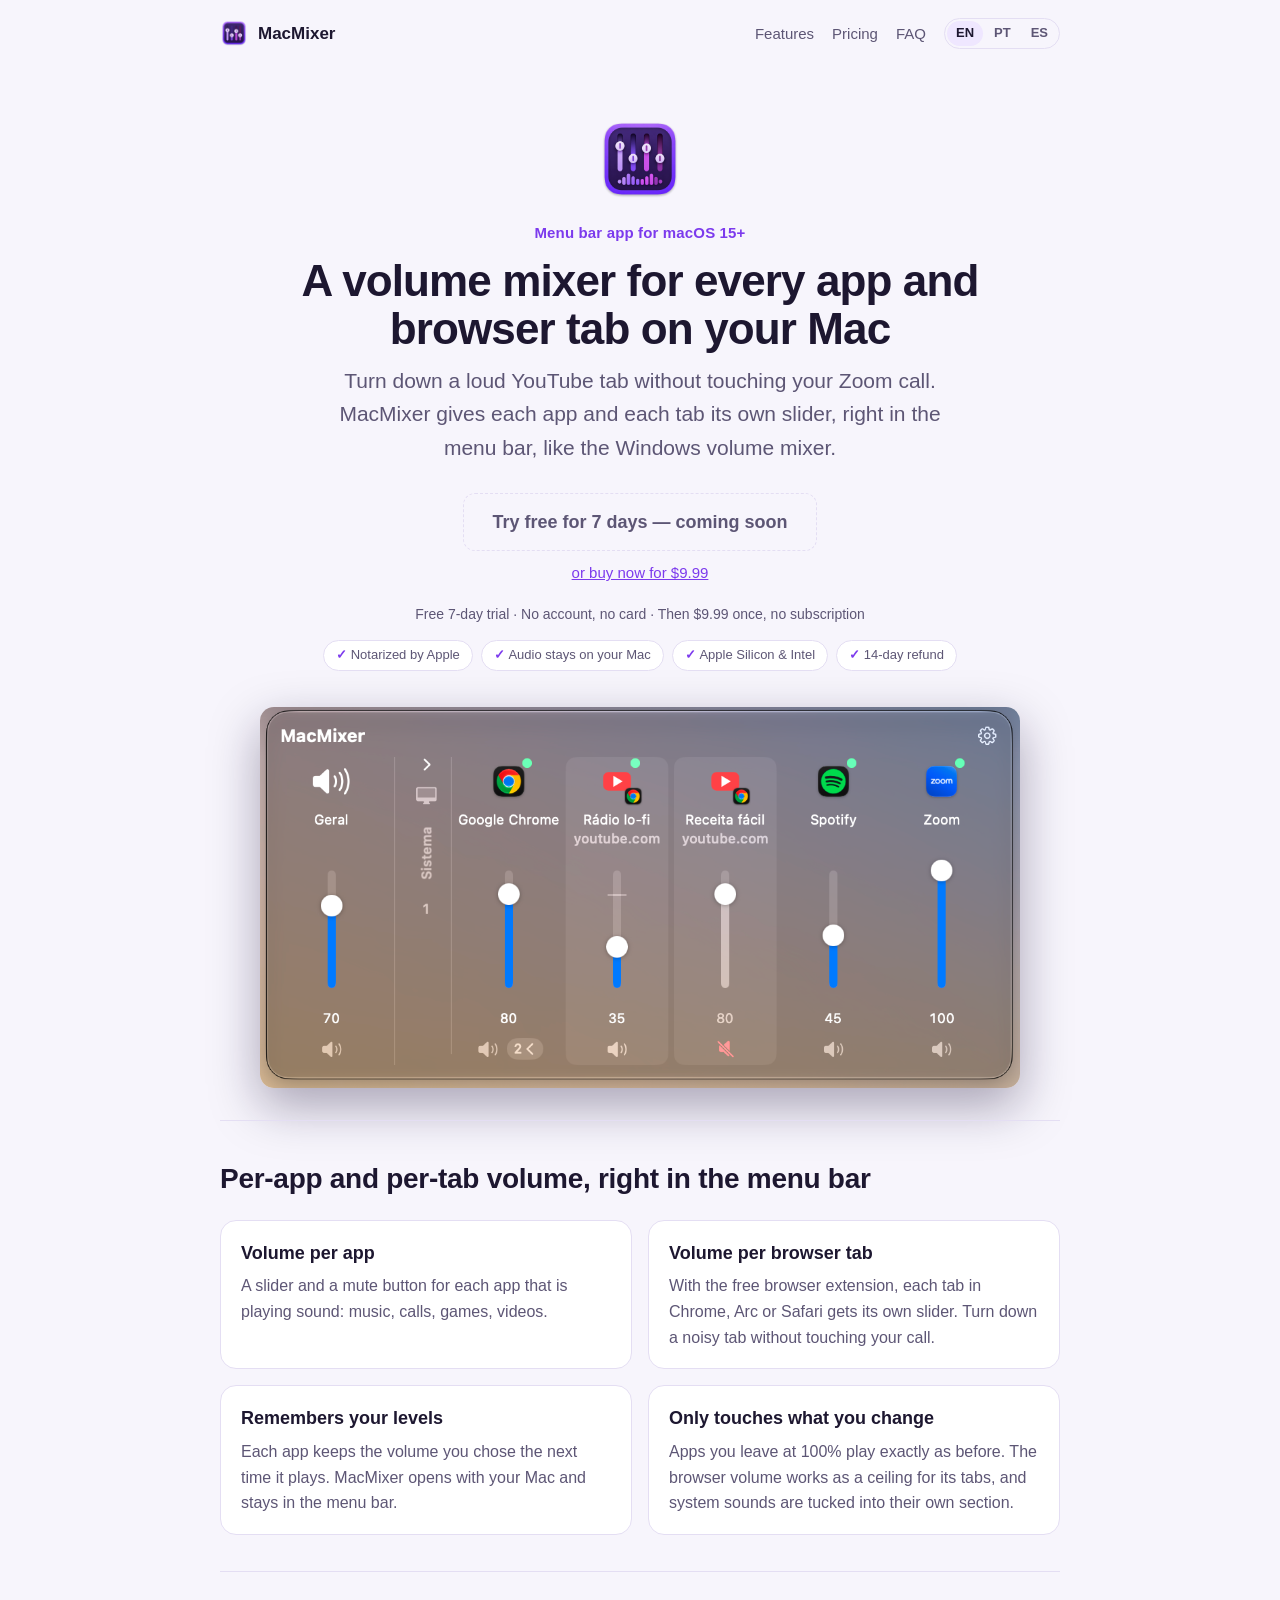
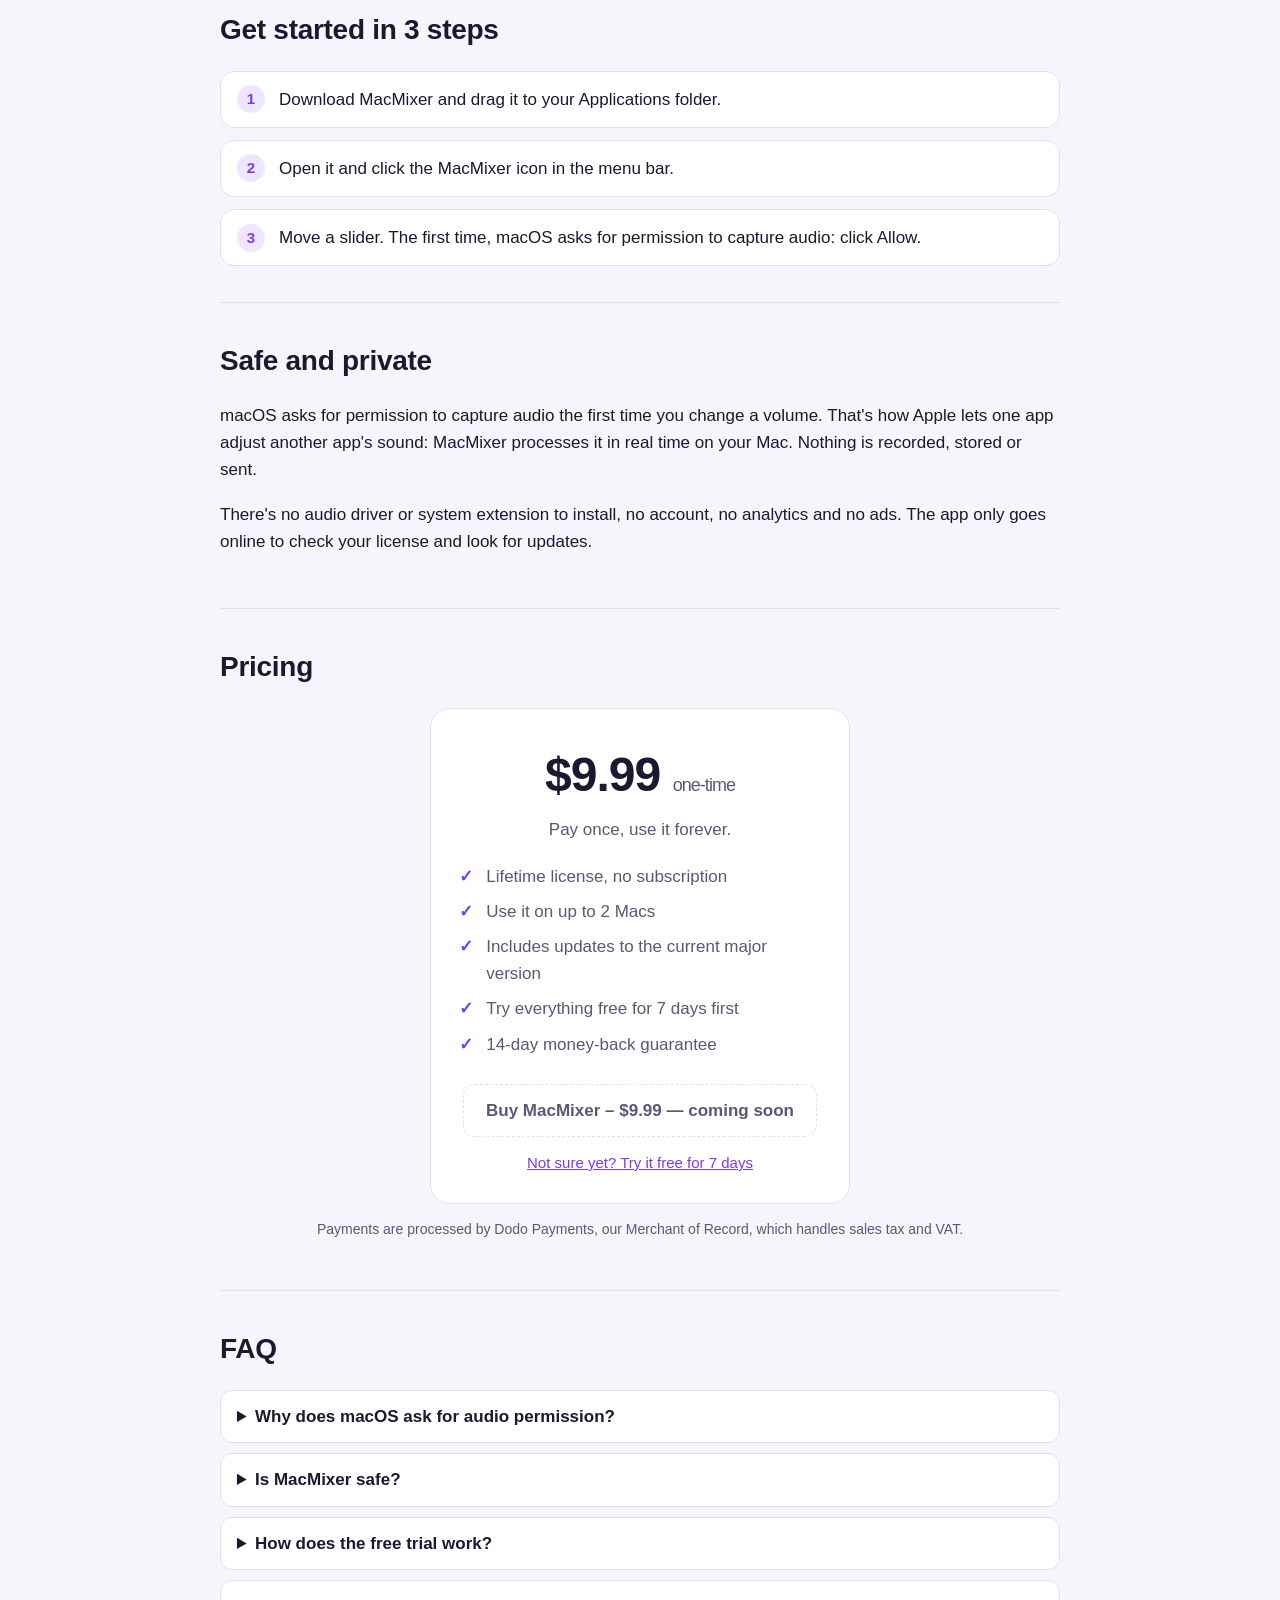
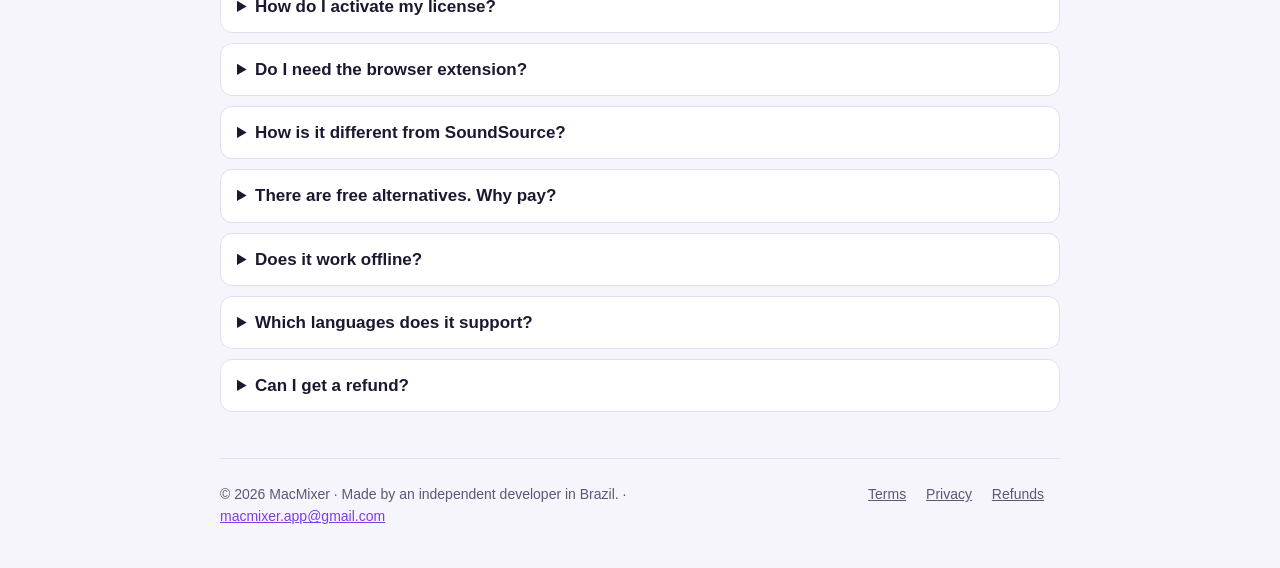
<file: index.html>
<!doctype html>
<html lang="en">
<head>
  <meta charset="utf-8">
  <meta name="viewport" content="width=device-width, initial-scale=1">
  <title>MacMixer – Per-App & Browser Tab Volume Control for Mac</title>
  <meta name="description" content="Set the volume of each app and each browser tab on your Mac, right from the menu bar, like the Windows volume mixer. Free 7-day trial, then $9.99 once.">
  <link rel="canonical" href="https://macmixer-app.github.io/">
  <meta property="og:type" content="website">
  <meta property="og:site_name" content="MacMixer">
  <meta property="og:title" content="MacMixer – Per-App & Browser Tab Volume Control for Mac">
  <meta property="og:description" content="Set the volume of each app and each browser tab on your Mac, right from the menu bar, like the Windows volume mixer. Free 7-day trial, then $9.99 once.">
  <meta property="og:url" content="https://macmixer-app.github.io/">
  <meta property="og:image" content="https://macmixer-app.github.io/assets/og-en.png">
  <meta property="og:image:width" content="1200">
  <meta property="og:image:height" content="630">
  <meta property="og:locale" content="en_US">
  <meta name="twitter:card" content="summary_large_image">
  <link rel="alternate" hreflang="en" href="https://macmixer-app.github.io/">
  <link rel="alternate" hreflang="pt-BR" href="https://macmixer-app.github.io/pt/">
  <link rel="alternate" hreflang="es" href="https://macmixer-app.github.io/es/">
  <link rel="alternate" hreflang="x-default" href="https://macmixer-app.github.io/">
  <link rel="icon" type="image/png" sizes="32x32" href="assets/favicon-32.png">
  <link rel="icon" type="image/png" sizes="64x64" href="assets/favicon-64.png">
  <link rel="apple-touch-icon" href="assets/icon-512.png">
  <link rel="stylesheet" href="assets/style.css">
  <script>
    // Primeira visita: leva para o idioma do navegador; depois, vale o que a pessoa escolheu no seletor.
    (function () {
      var lang = null;
      try { lang = localStorage.getItem("lang"); } catch (e) {}
      if (!lang) {
        var preferred = ((navigator.languages && navigator.languages[0]) || navigator.language || "").toLowerCase();
        lang = preferred.indexOf("pt") === 0 ? "pt" : preferred.indexOf("es") === 0 ? "es" : "en";
      }
      if (lang === "pt" || lang === "es") {
        location.replace("/" + lang + "/" + location.pathname.split("/").pop() + location.hash);
      }
    })();
  </script>
  <script type="application/ld+json">{"@context": "https://schema.org", "@type": "SoftwareApplication", "name": "MacMixer",
    "operatingSystem": "macOS 15 or later", "applicationCategory": "UtilitiesApplication", "inLanguage": "en",
    "description": "Set the volume of each app and each browser tab on your Mac, right from the menu bar, like the Windows volume mixer. Free 7-day trial, then $9.99 once.", "url": "https://macmixer-app.github.io/",
    "offers": {"@type": "Offer", "price": "9.99", "priceCurrency": "USD"}}</script>
  <script>
    // Celular ou iPad não instalam o app: o botão principal vira "enviar para o meu Mac".
    if (/iPhone|iPod|Android/i.test(navigator.userAgent) || (navigator.platform === "MacIntel" && navigator.maxTouchPoints > 1)) {
      document.documentElement.classList.add("is-mobile");
    }
    document.addEventListener("DOMContentLoaded", function () {
      var send = document.getElementById("send-to-mac");
      if (send && navigator.share) {
        send.addEventListener("click", function (event) {
          event.preventDefault();
          navigator.share({ title: "Try MacMixer on my Mac", url: "https://macmixer-app.github.io/?ref=mobile" }).catch(function () {});
        });
      }
    });
  </script>
</head>
<body>
  <div class="wrap">
    <header class="top">
      <a class="brand" href="./"><img src="assets/favicon-64.png" alt="">MacMixer</a>
      <div class="right">
        <nav class="sections"><a href="#features">Features</a><a href="#pricing">Pricing</a><a href="#faq">FAQ</a></nav>
        <nav class="lang" aria-label="Language"><a href="./" data-lang="en" hreflang="en" aria-current="true">EN</a><a href="pt/" data-lang="pt" hreflang="pt-BR">PT</a><a href="es/" data-lang="es" hreflang="es">ES</a></nav>
      </div>
    </header>

    <div class="hero" id="top">
      <img class="hero-icon" src="assets/icon-512.png" alt="">
      <p class="eyebrow">Menu bar app for macOS 15+</p>
      <h1>A volume mixer for every app and browser tab on your Mac</h1>
      <p class="lead">Turn down a loud YouTube tab without touching your Zoom call. MacMixer gives each app and each tab its own slider, right in the menu bar, like the Windows volume mixer.</p>
      <div class="actions desktop-only">
        <a class="button primary large disabled" href="MacMixer.dmg" aria-disabled="true">Try free for 7 days — coming soon</a>
      </div>
      <p class="buy-link desktop-only"><a href="#pricing">or buy now for $9.99</a></p>
      <div class="mobile-only">
        <p class="mobile-text">MacMixer runs on your Mac. Send yourself the link and try it there.</p>
        <a class="button primary large" id="send-to-mac" href="mailto:?subject=Try%20MacMixer%20on%20my%20Mac&amp;body=https%3A%2F%2Fmacmixer-app.github.io%2F%3Fref%3Dmobile">Send to my Mac</a>
      </div>
      <p class="microcopy">Free 7-day trial · No account, no card · Then $9.99 once, no subscription</p>
      <ul class="badges"><li>Notarized by Apple</li><li>Audio stays on your Mac</li><li>Apple Silicon & Intel</li><li>14-day refund</li></ul>
      <img class="screenshot" src="assets/screenshot-pt.png" alt="MacMixer panel with a volume slider for each app and browser tab" width="1124" height="564">
    </div>

    <section id="features">
      <h2>Per-app and per-tab volume, right in the menu bar</h2>
      <div class="grid">
        <div class="card">
          <h3>Volume per app</h3>
          <p>A slider and a mute button for each app that is playing sound: music, calls, games, videos.</p>
        </div>
        <div class="card">
          <h3>Volume per browser tab</h3>
          <p>With the free browser extension, each tab in Chrome, Arc or Safari gets its own slider. Turn down a noisy tab without touching your call.</p>
        </div>
        <div class="card">
          <h3>Remembers your levels</h3>
          <p>Each app keeps the volume you chose the next time it plays. MacMixer opens with your Mac and stays in the menu bar.</p>
        </div>
        <div class="card">
          <h3>Only touches what you change</h3>
          <p>Apps you leave at 100% play exactly as before. The browser volume works as a ceiling for its tabs, and system sounds are tucked into their own section.</p>
        </div>
      </div>
    </section>

    <section id="start">
      <h2>Get started in 3 steps</h2>
      <ol class="steps">
        <li>Download MacMixer and drag it to your Applications folder.</li>
        <li>Open it and click the MacMixer icon in the menu bar.</li>
        <li>Move a slider. The first time, macOS asks for permission to capture audio: click Allow.</li>
      </ol>
    </section>

    <section id="privacy">
      <h2>Safe and private</h2>
      <p>macOS asks for permission to capture audio the first time you change a volume. That's how Apple lets one app adjust another app's sound: MacMixer processes it in real time on your Mac. Nothing is recorded, stored or sent.</p>
      <p>There's no audio driver or system extension to install, no account, no analytics and no ads. The app only goes online to check your license and look for updates.</p>
    </section>

    <section id="pricing">
      <h2>Pricing</h2>
      <div class="price">
        <div class="amount">$9.99 <small>one-time</small></div>
        <p class="tagline">Pay once, use it forever.</p>
        <ul>
          <li>Lifetime license, no subscription</li>
          <li>Use it on up to 2 Macs</li>
          <li>Includes updates to the current major version</li>
          <li>Try everything free for 7 days first</li>
          <li>14-day money-back guarantee</li>
        </ul>
        <a class="button primary disabled" href="#" aria-disabled="true">Buy MacMixer – $9.99 — coming soon</a>
        <p class="try-first"><a href="#top">Not sure yet? Try it free for 7 days</a></p>
      </div>
      <p class="note">Payments are processed by Dodo Payments, our Merchant of Record, which handles sales tax and VAT.</p>
    </section>

    <section id="faq">
      <h2>FAQ</h2>
      <details>
        <summary>Why does macOS ask for audio permission?</summary>
        <p>To change an app's volume, MacMixer routes that app's sound through its own volume control, and macOS requires your permission for that. The sound is processed in real time on your Mac. Nothing is recorded, stored or sent anywhere.</p>
      </details>
      <details>
        <summary>Is MacMixer safe?</summary>
        <p>Yes. It's signed and notarized by Apple, uses Apple's own audio APIs and installs no drivers or system extensions. There's no account, and your audio never leaves your Mac.</p>
      </details>
      <details>
        <summary>How does the free trial work?</summary>
        <p>Download MacMixer and use every feature for 7 days, no payment details needed. When the trial ends, the app stops adjusting volumes and all sound goes back to normal until you activate a license.</p>
      </details>
      <details>
        <summary>How do I activate my license?</summary>
        <p>After you buy, your license key arrives by email. Open MacMixer › Settings › License, paste the key and click Activate. You can deactivate it on one Mac to move it to another.</p>
      </details>
      <details>
        <summary>Do I need the browser extension?</summary>
        <p>No. Without it, MacMixer controls each browser as a whole. With it, every tab gets its own slider. In Safari, the extension comes with the app; in Chrome and Arc, it takes about a minute to load in developer mode, with the steps in MacMixer › Settings.</p>
      </details>
      <details>
        <summary>How is it different from SoundSource?</summary>
        <p>SoundSource is a powerful pro tool with effects, EQ, volume boost and per-app output devices. MacMixer does one thing: simple volume control for each app and each browser tab, for $9.99. If you need EQ and audio routing, SoundSource is excellent; if you just want to turn things down, MacMixer is lighter and cheaper.</p>
      </details>
      <details>
        <summary>There are free alternatives. Why pay?</summary>
        <p>Some free tools are great. MacMixer adds per-tab volume for Chrome, Arc and Safari, works without installing a virtual audio driver, remembers each app's level and gets automatic updates. Try it free for 7 days and decide.</p>
      </details>
      <details>
        <summary>Does it work offline?</summary>
        <p>Yes. MacMixer checks your license once a day when you're online, and keeps working for up to 30 days without a connection.</p>
      </details>
      <details>
        <summary>Which languages does it support?</summary>
        <p>MacMixer is available in English, Portuguese and Spanish, and follows your Mac's language.</p>
      </details>
      <details>
        <summary>Can I get a refund?</summary>
        <p>Yes, within 14 days of purchase. See the <a href="refund.html">refund policy</a>.</p>
      </details>
    </section>

    <footer>
      <span>© 2026 MacMixer · Made by an independent developer in Brazil. · <a href="mailto:macmixer.app@gmail.com">macmixer.app@gmail.com</a></span>
      <nav>
        <a href="terms.html">Terms</a>
        <a href="privacy.html">Privacy</a>
        <a href="refund.html">Refunds</a>
      </nav>
    </footer>
  </div>
  <script>
    document.querySelectorAll("nav.lang a").forEach(function (link) {
      link.addEventListener("click", function () {
        try { localStorage.setItem("lang", link.dataset.lang); } catch (e) {}
      });
    });
  </script>
</body>
</html>
</file>
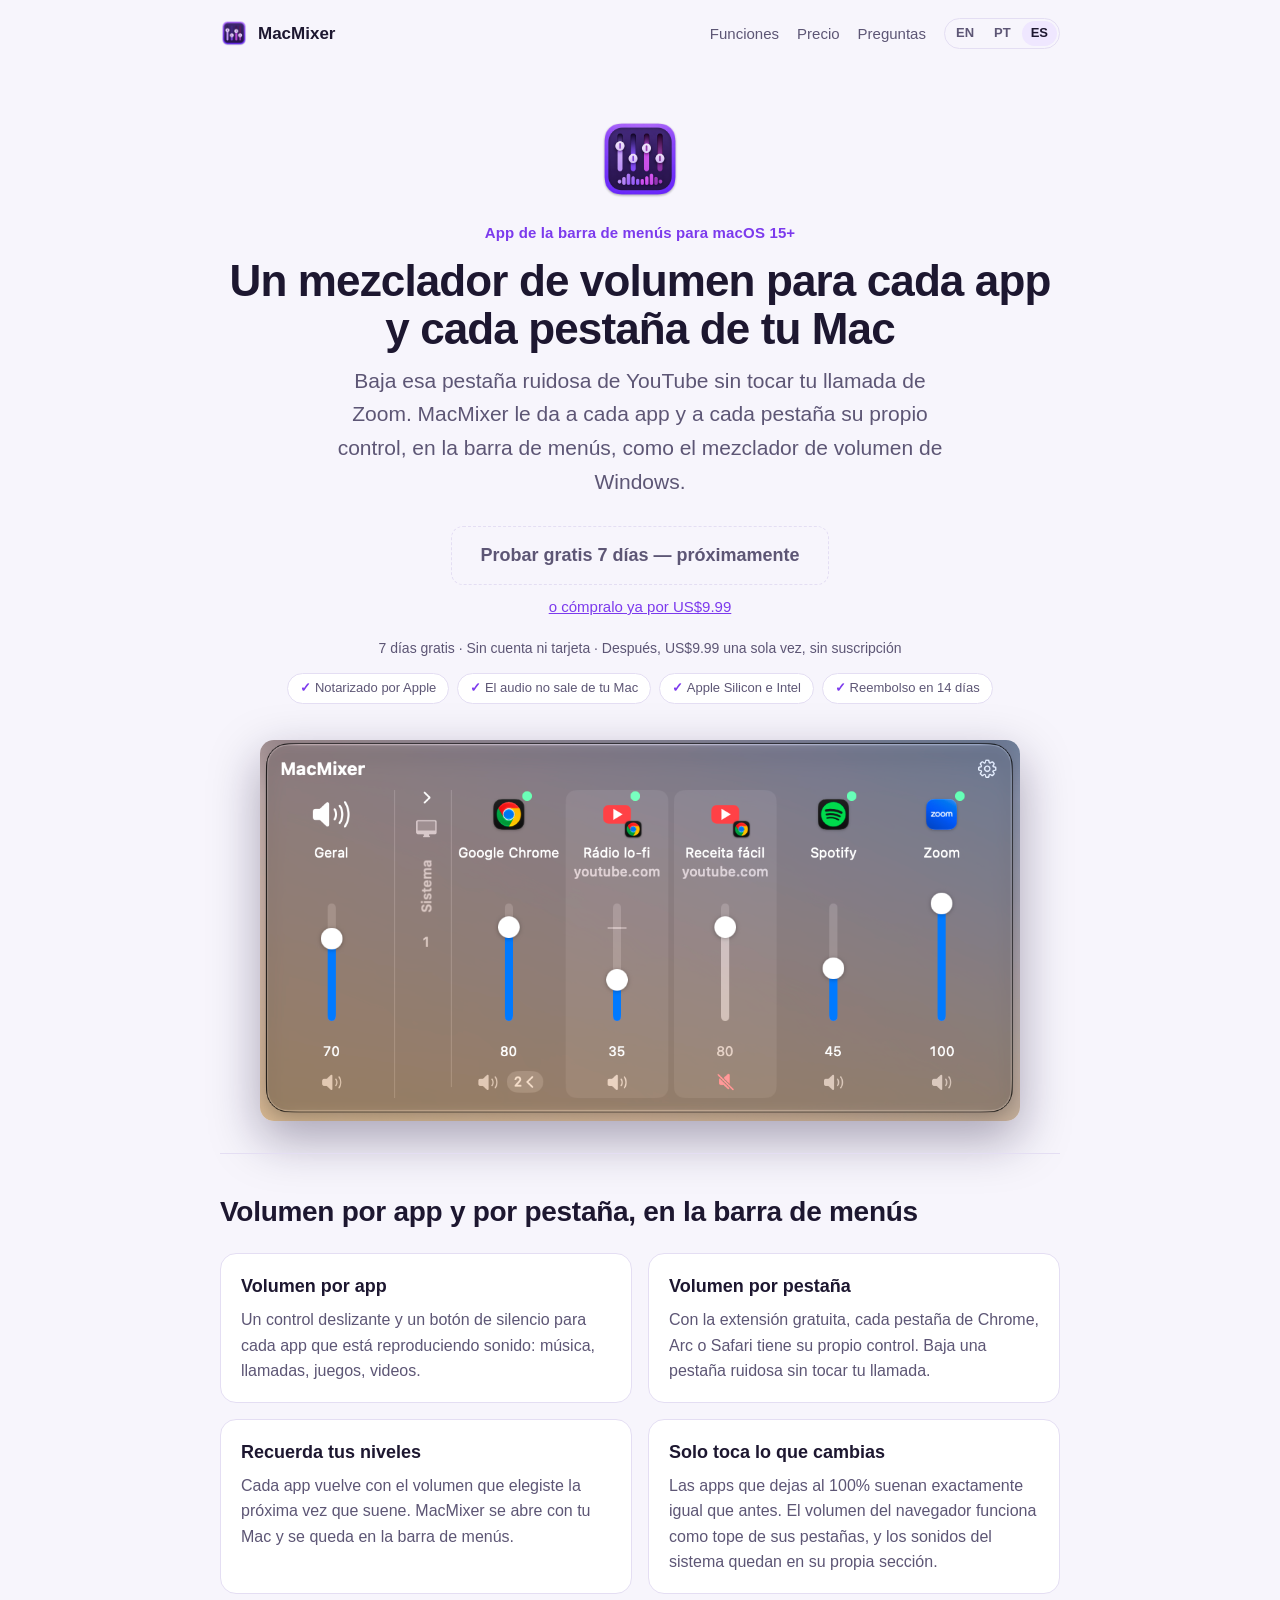
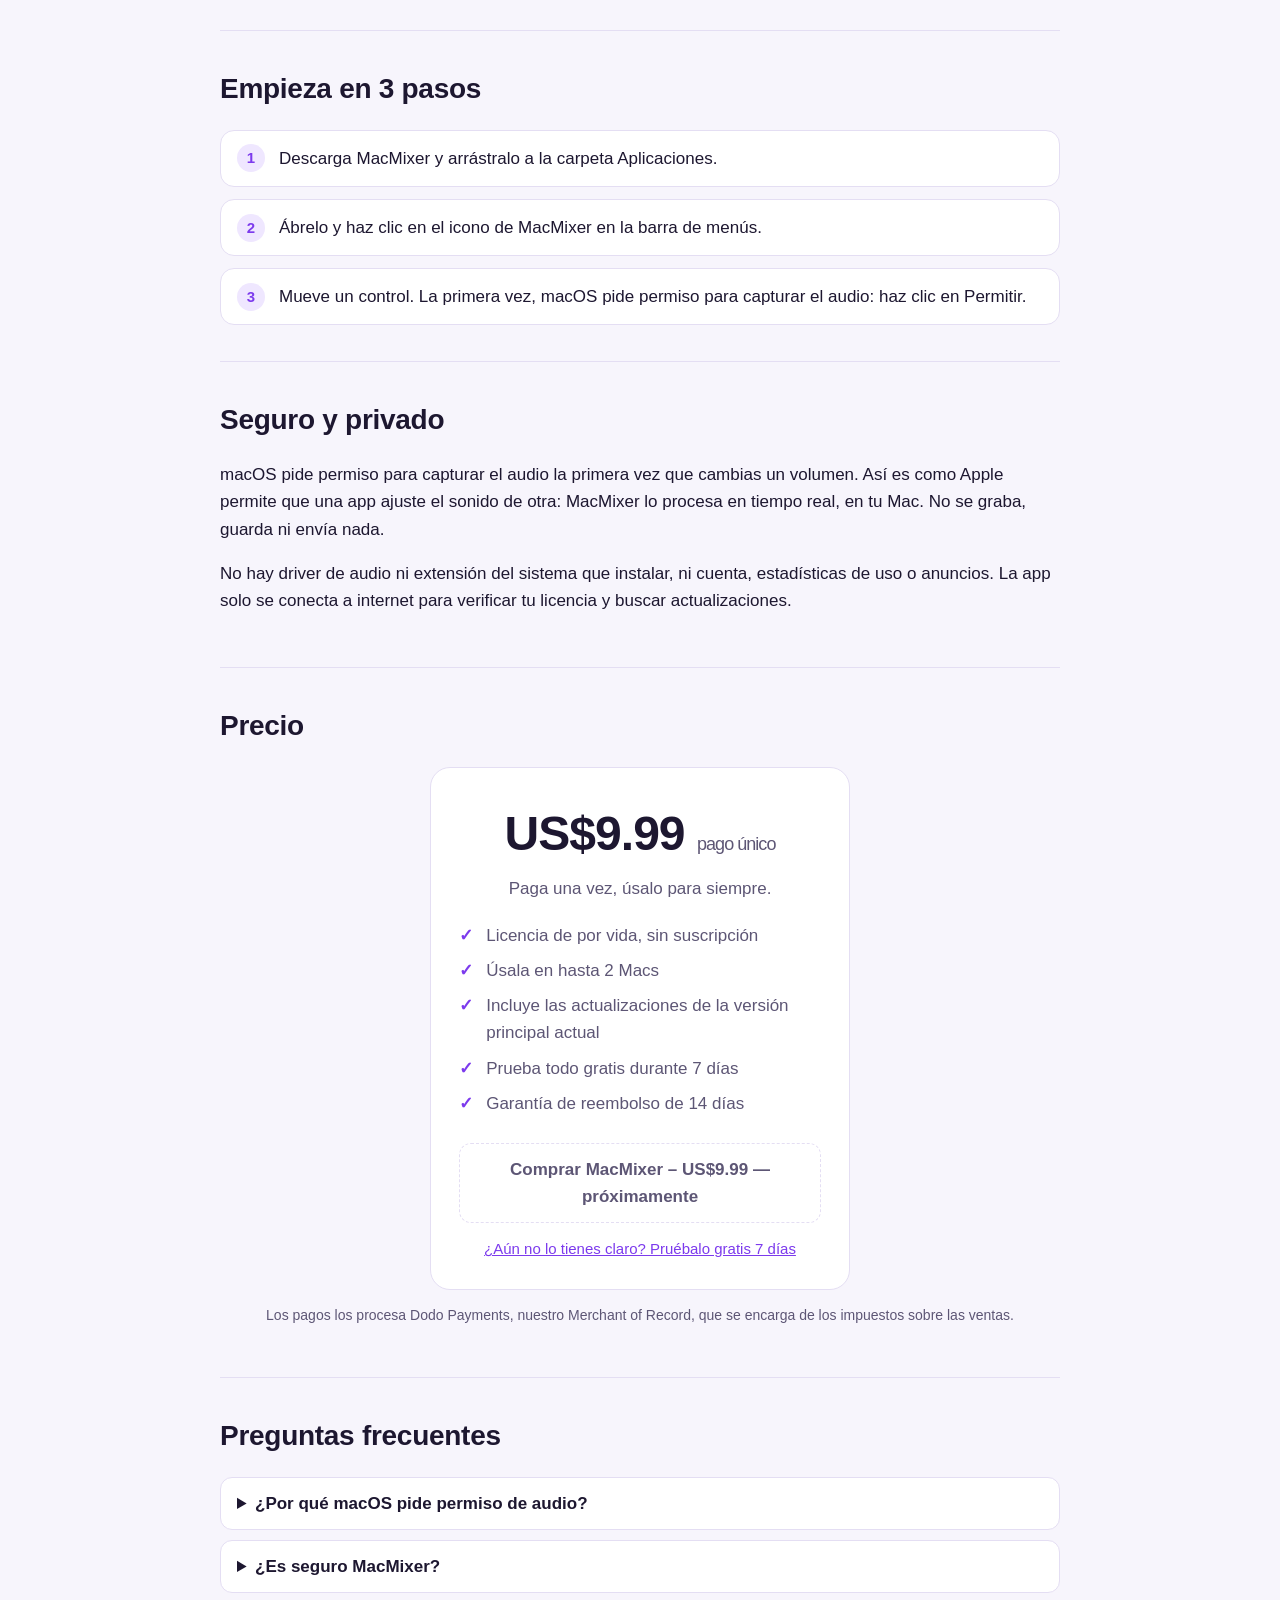
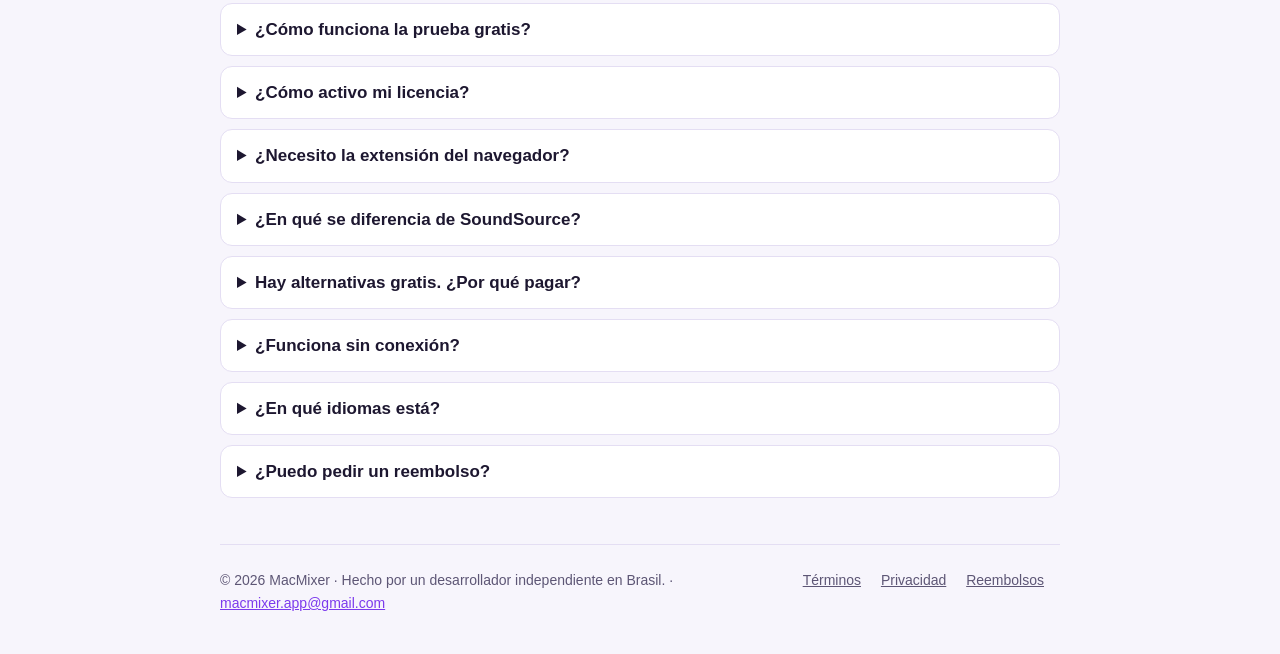
<file: es/index.html>
<!doctype html>
<html lang="es">
<head>
  <meta charset="utf-8">
  <meta name="viewport" content="width=device-width, initial-scale=1">
  <title>MacMixer – Volumen por app y por pestaña en tu Mac</title>
  <meta name="description" content="Ajusta el volumen de cada app y de cada pestaña del navegador en tu Mac, desde la barra de menús, como el mezclador de volumen de Windows. 7 días gratis, después US$9.99 una vez.">
  <link rel="canonical" href="https://macmixer-app.github.io/es/">
  <meta property="og:type" content="website">
  <meta property="og:site_name" content="MacMixer">
  <meta property="og:title" content="MacMixer – Volumen por app y por pestaña en tu Mac">
  <meta property="og:description" content="Ajusta el volumen de cada app y de cada pestaña del navegador en tu Mac, desde la barra de menús, como el mezclador de volumen de Windows. 7 días gratis, después US$9.99 una vez.">
  <meta property="og:url" content="https://macmixer-app.github.io/es/">
  <meta property="og:image" content="https://macmixer-app.github.io/assets/og-es.png">
  <meta property="og:image:width" content="1200">
  <meta property="og:image:height" content="630">
  <meta property="og:locale" content="es_ES">
  <meta name="twitter:card" content="summary_large_image">
  <link rel="alternate" hreflang="en" href="https://macmixer-app.github.io/">
  <link rel="alternate" hreflang="pt-BR" href="https://macmixer-app.github.io/pt/">
  <link rel="alternate" hreflang="es" href="https://macmixer-app.github.io/es/">
  <link rel="alternate" hreflang="x-default" href="https://macmixer-app.github.io/">
  <link rel="icon" type="image/png" sizes="32x32" href="../assets/favicon-32.png">
  <link rel="icon" type="image/png" sizes="64x64" href="../assets/favicon-64.png">
  <link rel="apple-touch-icon" href="../assets/icon-512.png">
  <link rel="stylesheet" href="../assets/style.css">
  
  <script type="application/ld+json">{"@context": "https://schema.org", "@type": "SoftwareApplication", "name": "MacMixer",
    "operatingSystem": "macOS 15 or later", "applicationCategory": "UtilitiesApplication", "inLanguage": "es",
    "description": "Ajusta el volumen de cada app y de cada pestaña del navegador en tu Mac, desde la barra de menús, como el mezclador de volumen de Windows. 7 días gratis, después US$9.99 una vez.", "url": "https://macmixer-app.github.io/es/",
    "offers": {"@type": "Offer", "price": "9.99", "priceCurrency": "USD"}}</script>
  <script>
    // Celular ou iPad não instalam o app: o botão principal vira "enviar para o meu Mac".
    if (/iPhone|iPod|Android/i.test(navigator.userAgent) || (navigator.platform === "MacIntel" && navigator.maxTouchPoints > 1)) {
      document.documentElement.classList.add("is-mobile");
    }
    document.addEventListener("DOMContentLoaded", function () {
      var send = document.getElementById("send-to-mac");
      if (send && navigator.share) {
        send.addEventListener("click", function (event) {
          event.preventDefault();
          navigator.share({ title: "Probar MacMixer en mi Mac", url: "https://macmixer-app.github.io/es/?ref=mobile" }).catch(function () {});
        });
      }
    });
  </script>
</head>
<body>
  <div class="wrap">
    <header class="top">
      <a class="brand" href="../es/"><img src="../assets/favicon-64.png" alt="">MacMixer</a>
      <div class="right">
        <nav class="sections"><a href="#features">Funciones</a><a href="#pricing">Precio</a><a href="#faq">Preguntas</a></nav>
        <nav class="lang" aria-label="Language"><a href="../" data-lang="en" hreflang="en">EN</a><a href="../pt/" data-lang="pt" hreflang="pt-BR">PT</a><a href="../es/" data-lang="es" hreflang="es" aria-current="true">ES</a></nav>
      </div>
    </header>

    <div class="hero" id="top">
      <img class="hero-icon" src="../assets/icon-512.png" alt="">
      <p class="eyebrow">App de la barra de menús para macOS 15+</p>
      <h1>Un mezclador de volumen para cada app y cada pestaña de tu Mac</h1>
      <p class="lead">Baja esa pestaña ruidosa de YouTube sin tocar tu llamada de Zoom. MacMixer le da a cada app y a cada pestaña su propio control, en la barra de menús, como el mezclador de volumen de Windows.</p>
      <div class="actions desktop-only">
        <a class="button primary large disabled" href="../MacMixer.dmg" aria-disabled="true">Probar gratis 7 días — próximamente</a>
      </div>
      <p class="buy-link desktop-only"><a href="#pricing">o cómpralo ya por US$9.99</a></p>
      <div class="mobile-only">
        <p class="mobile-text">MacMixer funciona en tu Mac. Envíate el enlace y pruébalo allí.</p>
        <a class="button primary large" id="send-to-mac" href="mailto:?subject=Probar%20MacMixer%20en%20mi%20Mac&amp;body=https%3A%2F%2Fmacmixer-app.github.io%2Fes%2F%3Fref%3Dmobile">Enviar a mi Mac</a>
      </div>
      <p class="microcopy">7 días gratis · Sin cuenta ni tarjeta · Después, US$9.99 una sola vez, sin suscripción</p>
      <ul class="badges"><li>Notarizado por Apple</li><li>El audio no sale de tu Mac</li><li>Apple Silicon e Intel</li><li>Reembolso en 14 días</li></ul>
      <img class="screenshot" src="../assets/screenshot-pt.png" alt="Panel de MacMixer con un control de volumen para cada app y pestaña del navegador" width="1124" height="564">
    </div>

    <section id="features">
      <h2>Volumen por app y por pestaña, en la barra de menús</h2>
      <div class="grid">
        <div class="card">
          <h3>Volumen por app</h3>
          <p>Un control deslizante y un botón de silencio para cada app que está reproduciendo sonido: música, llamadas, juegos, videos.</p>
        </div>
        <div class="card">
          <h3>Volumen por pestaña</h3>
          <p>Con la extensión gratuita, cada pestaña de Chrome, Arc o Safari tiene su propio control. Baja una pestaña ruidosa sin tocar tu llamada.</p>
        </div>
        <div class="card">
          <h3>Recuerda tus niveles</h3>
          <p>Cada app vuelve con el volumen que elegiste la próxima vez que suene. MacMixer se abre con tu Mac y se queda en la barra de menús.</p>
        </div>
        <div class="card">
          <h3>Solo toca lo que cambias</h3>
          <p>Las apps que dejas al 100% suenan exactamente igual que antes. El volumen del navegador funciona como tope de sus pestañas, y los sonidos del sistema quedan en su propia sección.</p>
        </div>
      </div>
    </section>

    <section id="start">
      <h2>Empieza en 3 pasos</h2>
      <ol class="steps">
        <li>Descarga MacMixer y arrástralo a la carpeta Aplicaciones.</li>
        <li>Ábrelo y haz clic en el icono de MacMixer en la barra de menús.</li>
        <li>Mueve un control. La primera vez, macOS pide permiso para capturar el audio: haz clic en Permitir.</li>
      </ol>
    </section>

    <section id="privacy">
      <h2>Seguro y privado</h2>
      <p>macOS pide permiso para capturar el audio la primera vez que cambias un volumen. Así es como Apple permite que una app ajuste el sonido de otra: MacMixer lo procesa en tiempo real, en tu Mac. No se graba, guarda ni envía nada.</p>
      <p>No hay driver de audio ni extensión del sistema que instalar, ni cuenta, estadísticas de uso o anuncios. La app solo se conecta a internet para verificar tu licencia y buscar actualizaciones.</p>
    </section>

    <section id="pricing">
      <h2>Precio</h2>
      <div class="price">
        <div class="amount">US$9.99 <small>pago único</small></div>
        <p class="tagline">Paga una vez, úsalo para siempre.</p>
        <ul>
          <li>Licencia de por vida, sin suscripción</li>
          <li>Úsala en hasta 2 Macs</li>
          <li>Incluye las actualizaciones de la versión principal actual</li>
          <li>Prueba todo gratis durante 7 días</li>
          <li>Garantía de reembolso de 14 días</li>
        </ul>
        <a class="button primary disabled" href="#" aria-disabled="true">Comprar MacMixer – US$9.99 — próximamente</a>
        <p class="try-first"><a href="#top">¿Aún no lo tienes claro? Pruébalo gratis 7 días</a></p>
      </div>
      <p class="note">Los pagos los procesa Dodo Payments, nuestro Merchant of Record, que se encarga de los impuestos sobre las ventas.</p>
    </section>

    <section id="faq">
      <h2>Preguntas frecuentes</h2>
      <details>
        <summary>¿Por qué macOS pide permiso de audio?</summary>
        <p>Para cambiar el volumen de una app, MacMixer pasa el sonido de esa app por su propio control de volumen, y macOS exige tu permiso para eso. El sonido se procesa en tiempo real en tu Mac. No se graba, guarda ni envía nada.</p>
      </details>
      <details>
        <summary>¿Es seguro MacMixer?</summary>
        <p>Sí. Está firmado y notarizado por Apple, usa las APIs de audio de la propia Apple y no instala drivers ni extensiones del sistema. No hay cuenta, y tu audio nunca sale de tu Mac.</p>
      </details>
      <details>
        <summary>¿Cómo funciona la prueba gratis?</summary>
        <p>Descarga MacMixer y usa todas las funciones durante 7 días, sin datos de pago. Cuando la prueba termina, la app deja de ajustar los volúmenes y todo el sonido vuelve a la normalidad hasta que actives una licencia.</p>
      </details>
      <details>
        <summary>¿Cómo activo mi licencia?</summary>
        <p>Después de comprar, la clave de licencia te llega por correo. Abre MacMixer › Ajustes › Licencia, pega la clave y haz clic en Activar. Para pasarla a otro Mac, desactívala en el Mac actual.</p>
      </details>
      <details>
        <summary>¿Necesito la extensión del navegador?</summary>
        <p>No. Sin ella, MacMixer controla cada navegador completo. Con ella, cada pestaña tiene su propio control. En Safari, la extensión viene con la app; en Chrome y Arc, se carga en un minuto con el modo de desarrollador, con los pasos en MacMixer › Ajustes.</p>
      </details>
      <details>
        <summary>¿En qué se diferencia de SoundSource?</summary>
        <p>SoundSource es una herramienta profesional con efectos, ecualizador, refuerzo de volumen y salida de audio por app. MacMixer hace una sola cosa: control de volumen simple para cada app y cada pestaña del navegador, por US$9.99. Si necesitas ecualizador y enrutamiento de audio, SoundSource es excelente; si solo quieres bajar el sonido de las cosas, MacMixer es más ligero y más barato.</p>
      </details>
      <details>
        <summary>Hay alternativas gratis. ¿Por qué pagar?</summary>
        <p>Algunas herramientas gratis son muy buenas. MacMixer añade volumen por pestaña en Chrome, Arc y Safari, funciona sin instalar un driver de audio virtual, recuerda el nivel de cada app y recibe actualizaciones automáticas. Pruébalo gratis 7 días y decide.</p>
      </details>
      <details>
        <summary>¿Funciona sin conexión?</summary>
        <p>Sí. MacMixer verifica tu licencia una vez al día cuando estás en línea y sigue funcionando hasta 30 días sin conexión.</p>
      </details>
      <details>
        <summary>¿En qué idiomas está?</summary>
        <p>MacMixer está en inglés, portugués y español, y sigue el idioma de tu Mac.</p>
      </details>
      <details>
        <summary>¿Puedo pedir un reembolso?</summary>
        <p>Sí, dentro de los 14 días posteriores a la compra. Consulta la <a href="refund.html">política de reembolso</a>.</p>
      </details>
    </section>

    <footer>
      <span>© 2026 MacMixer · Hecho por un desarrollador independiente en Brasil. · <a href="mailto:macmixer.app@gmail.com">macmixer.app@gmail.com</a></span>
      <nav>
        <a href="terms.html">Términos</a>
        <a href="privacy.html">Privacidad</a>
        <a href="refund.html">Reembolsos</a>
      </nav>
    </footer>
  </div>
  <script>
    document.querySelectorAll("nav.lang a").forEach(function (link) {
      link.addEventListener("click", function () {
        try { localStorage.setItem("lang", link.dataset.lang); } catch (e) {}
      });
    });
  </script>
</body>
</html>
</file>
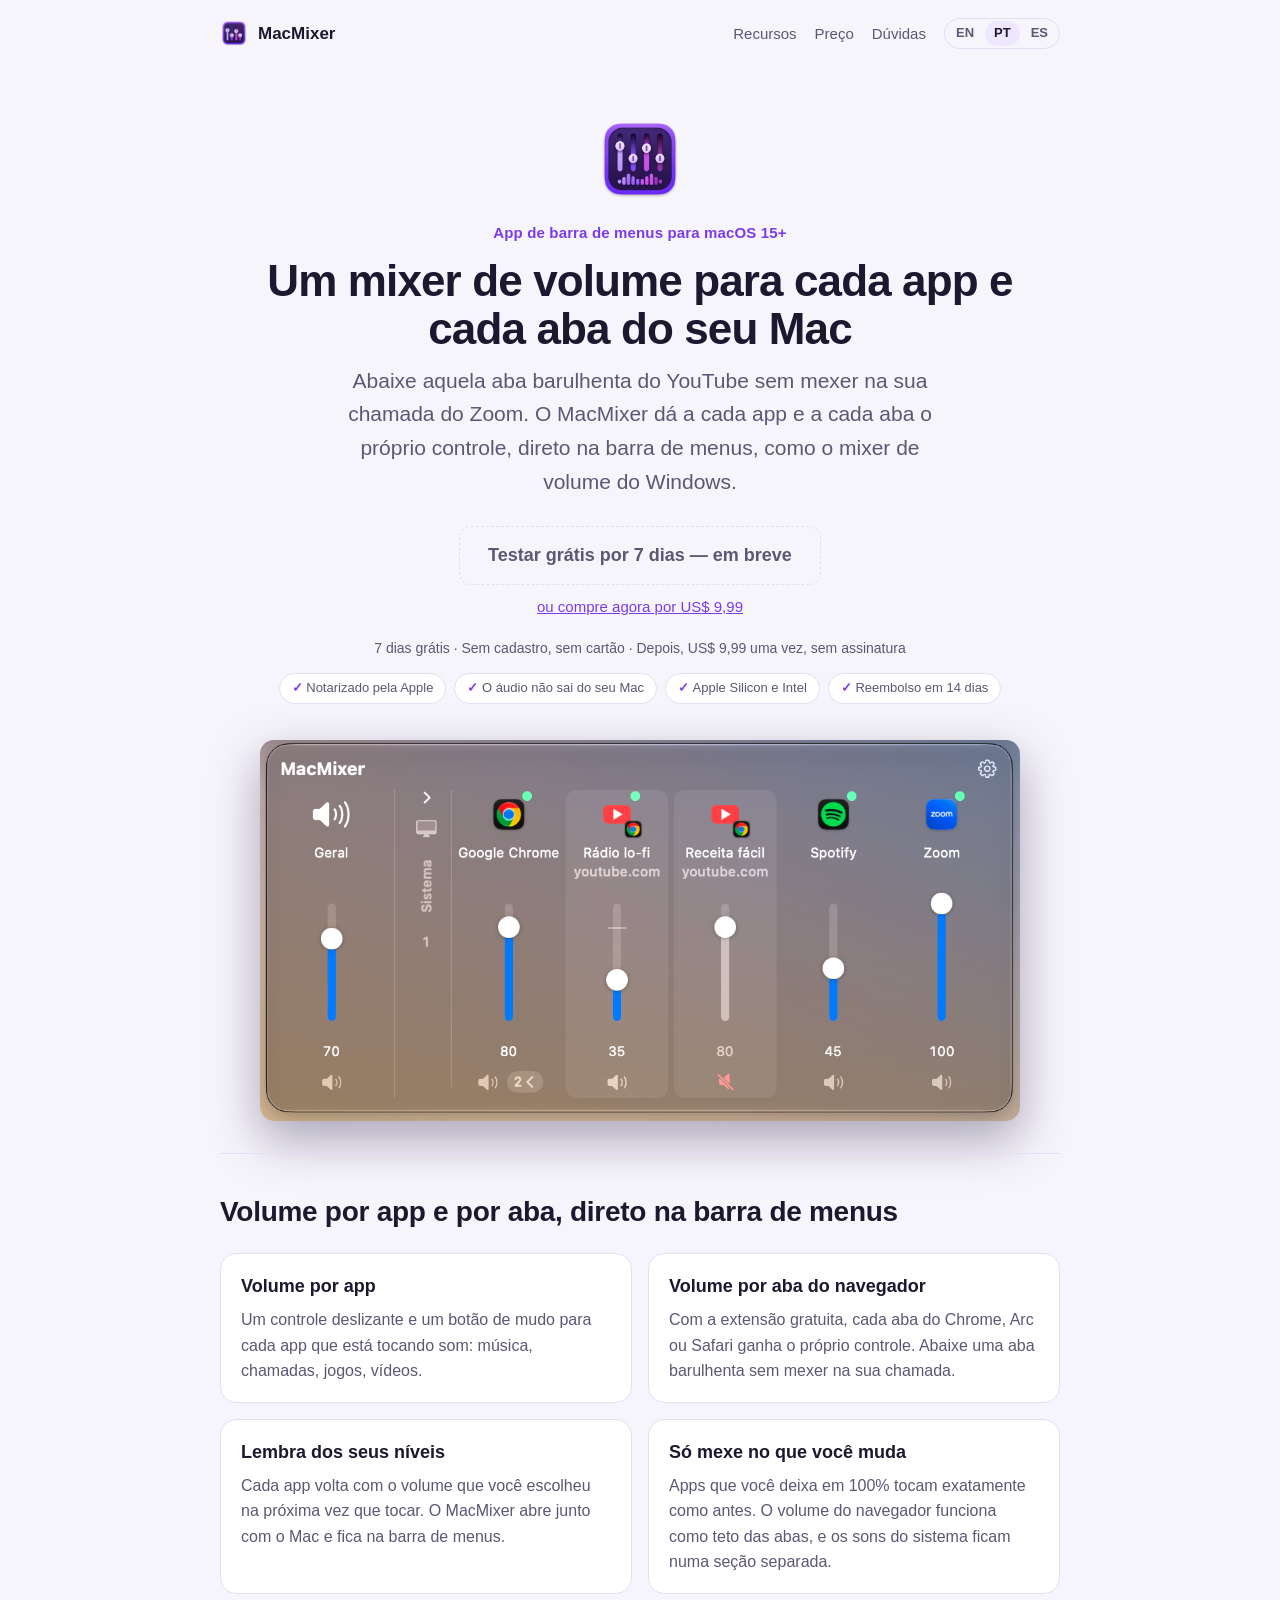
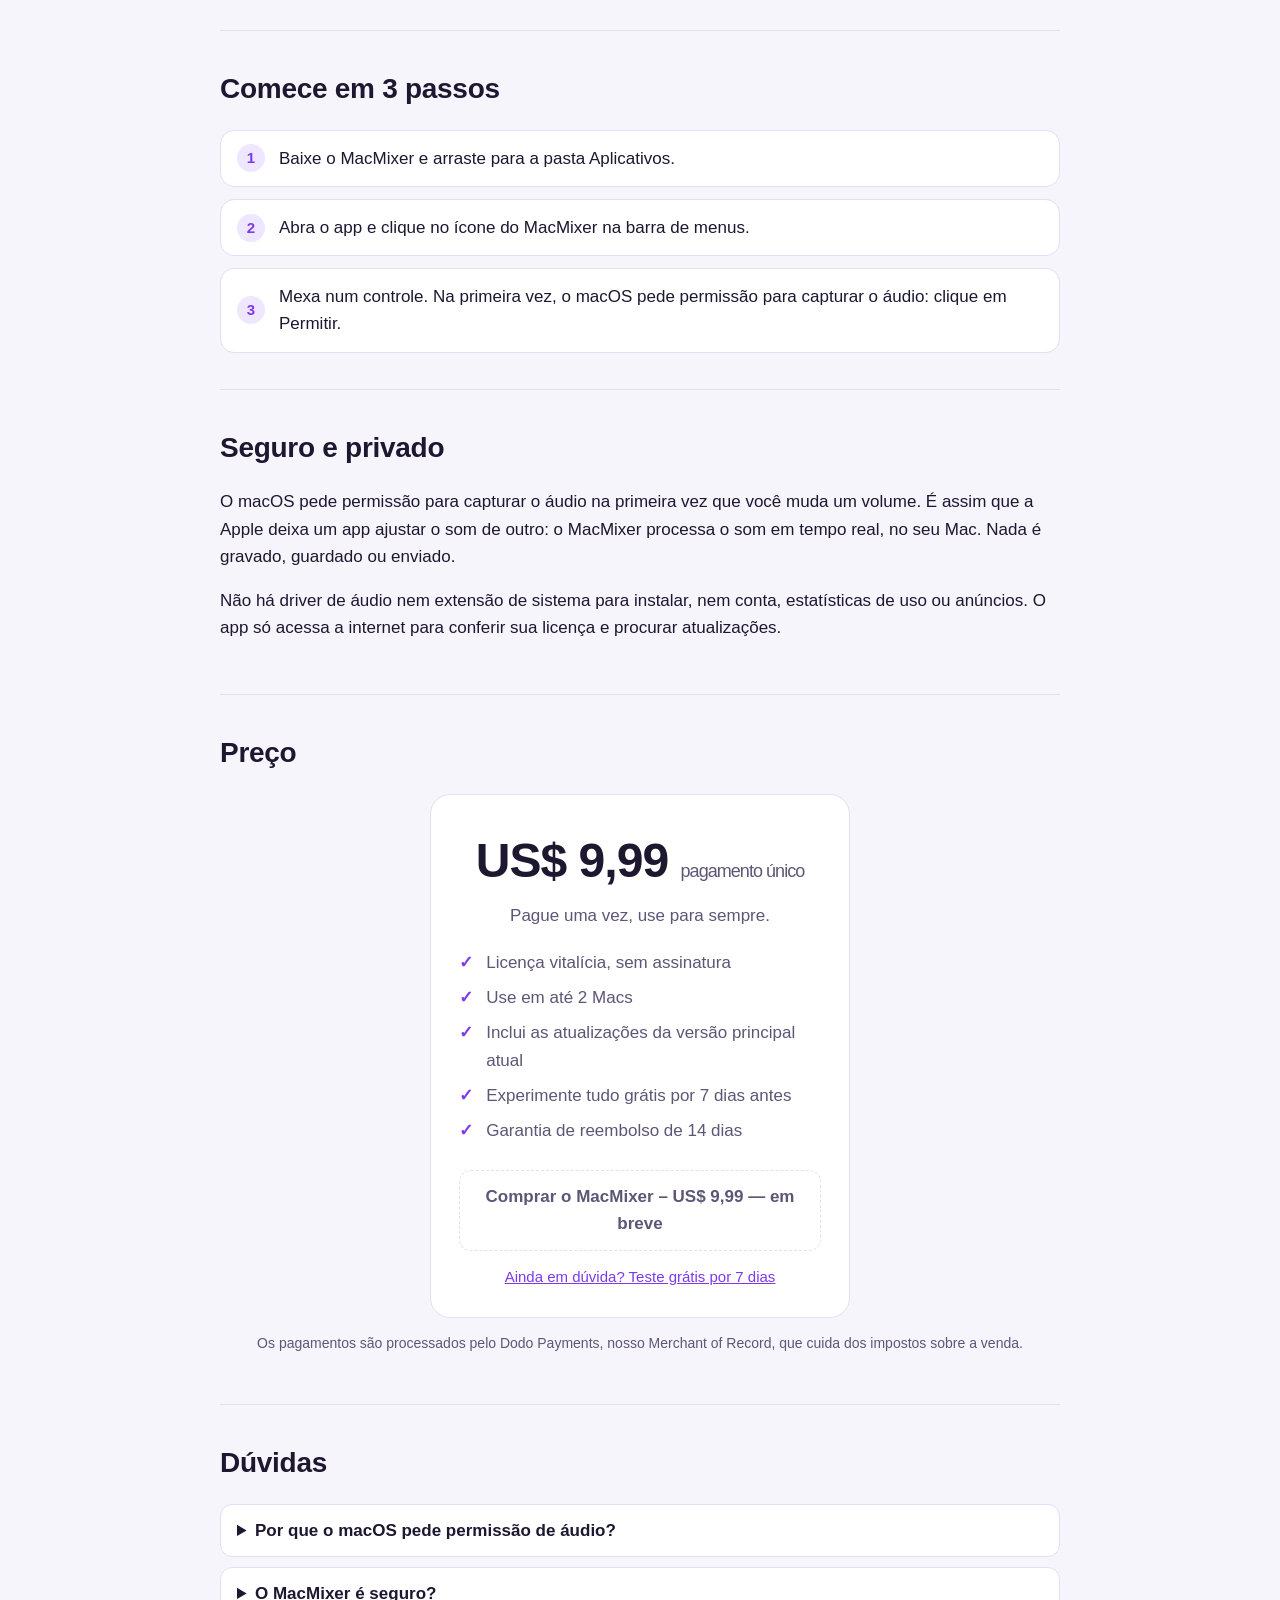
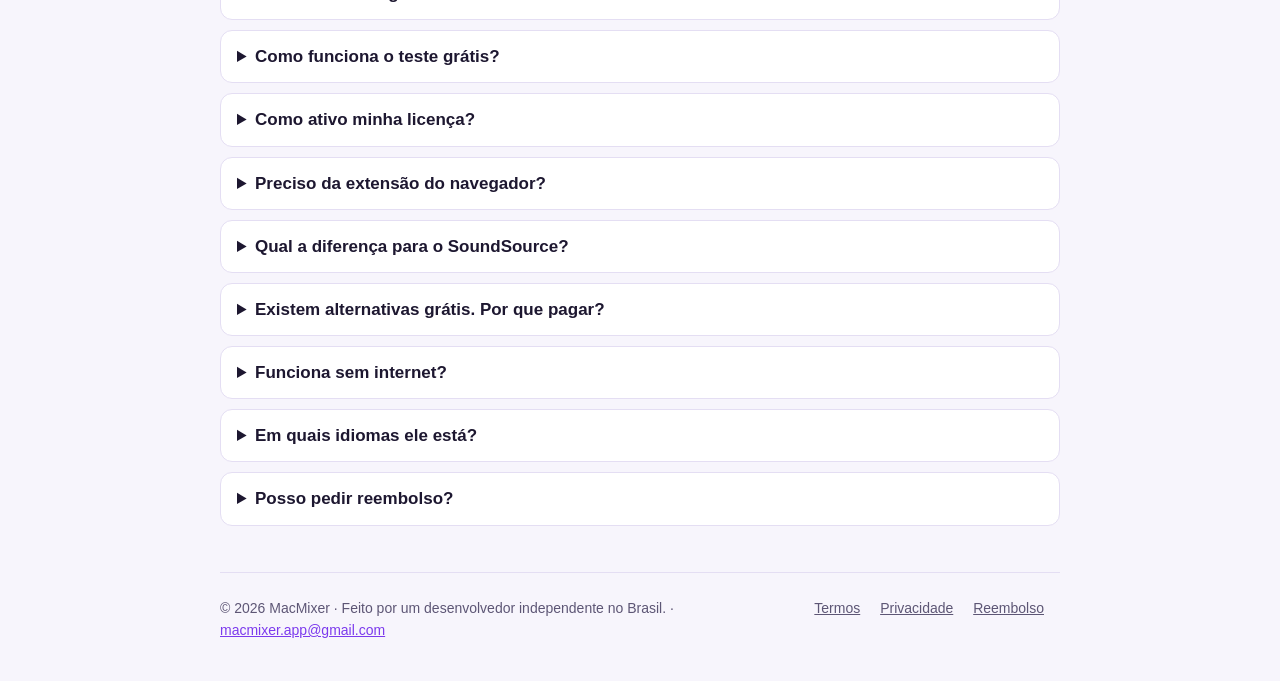
<file: pt/index.html>
<!doctype html>
<html lang="pt-BR">
<head>
  <meta charset="utf-8">
  <meta name="viewport" content="width=device-width, initial-scale=1">
  <title>MacMixer – Volume por app e por aba do navegador no Mac</title>
  <meta name="description" content="Ajuste o volume de cada app e de cada aba do navegador no seu Mac, direto da barra de menus, como o mixer de volume do Windows. 7 dias grátis, depois US$ 9,99 uma vez.">
  <link rel="canonical" href="https://macmixer-app.github.io/pt/">
  <meta property="og:type" content="website">
  <meta property="og:site_name" content="MacMixer">
  <meta property="og:title" content="MacMixer – Volume por app e por aba do navegador no Mac">
  <meta property="og:description" content="Ajuste o volume de cada app e de cada aba do navegador no seu Mac, direto da barra de menus, como o mixer de volume do Windows. 7 dias grátis, depois US$ 9,99 uma vez.">
  <meta property="og:url" content="https://macmixer-app.github.io/pt/">
  <meta property="og:image" content="https://macmixer-app.github.io/assets/og-pt.png">
  <meta property="og:image:width" content="1200">
  <meta property="og:image:height" content="630">
  <meta property="og:locale" content="pt_BR">
  <meta name="twitter:card" content="summary_large_image">
  <link rel="alternate" hreflang="en" href="https://macmixer-app.github.io/">
  <link rel="alternate" hreflang="pt-BR" href="https://macmixer-app.github.io/pt/">
  <link rel="alternate" hreflang="es" href="https://macmixer-app.github.io/es/">
  <link rel="alternate" hreflang="x-default" href="https://macmixer-app.github.io/">
  <link rel="icon" type="image/png" sizes="32x32" href="../assets/favicon-32.png">
  <link rel="icon" type="image/png" sizes="64x64" href="../assets/favicon-64.png">
  <link rel="apple-touch-icon" href="../assets/icon-512.png">
  <link rel="stylesheet" href="../assets/style.css">
  
  <script type="application/ld+json">{"@context": "https://schema.org", "@type": "SoftwareApplication", "name": "MacMixer",
    "operatingSystem": "macOS 15 or later", "applicationCategory": "UtilitiesApplication", "inLanguage": "pt-BR",
    "description": "Ajuste o volume de cada app e de cada aba do navegador no seu Mac, direto da barra de menus, como o mixer de volume do Windows. 7 dias grátis, depois US$ 9,99 uma vez.", "url": "https://macmixer-app.github.io/pt/",
    "offers": {"@type": "Offer", "price": "9.99", "priceCurrency": "USD"}}</script>
  <script>
    // Celular ou iPad não instalam o app: o botão principal vira "enviar para o meu Mac".
    if (/iPhone|iPod|Android/i.test(navigator.userAgent) || (navigator.platform === "MacIntel" && navigator.maxTouchPoints > 1)) {
      document.documentElement.classList.add("is-mobile");
    }
    document.addEventListener("DOMContentLoaded", function () {
      var send = document.getElementById("send-to-mac");
      if (send && navigator.share) {
        send.addEventListener("click", function (event) {
          event.preventDefault();
          navigator.share({ title: "Testar o MacMixer no meu Mac", url: "https://macmixer-app.github.io/pt/?ref=mobile" }).catch(function () {});
        });
      }
    });
  </script>
</head>
<body>
  <div class="wrap">
    <header class="top">
      <a class="brand" href="../pt/"><img src="../assets/favicon-64.png" alt="">MacMixer</a>
      <div class="right">
        <nav class="sections"><a href="#features">Recursos</a><a href="#pricing">Preço</a><a href="#faq">Dúvidas</a></nav>
        <nav class="lang" aria-label="Language"><a href="../" data-lang="en" hreflang="en">EN</a><a href="../pt/" data-lang="pt" hreflang="pt-BR" aria-current="true">PT</a><a href="../es/" data-lang="es" hreflang="es">ES</a></nav>
      </div>
    </header>

    <div class="hero" id="top">
      <img class="hero-icon" src="../assets/icon-512.png" alt="">
      <p class="eyebrow">App de barra de menus para macOS 15+</p>
      <h1>Um mixer de volume para cada app e cada aba do seu Mac</h1>
      <p class="lead">Abaixe aquela aba barulhenta do YouTube sem mexer na sua chamada do Zoom. O MacMixer dá a cada app e a cada aba o próprio controle, direto na barra de menus, como o mixer de volume do Windows.</p>
      <div class="actions desktop-only">
        <a class="button primary large disabled" href="../MacMixer.dmg" aria-disabled="true">Testar grátis por 7 dias — em breve</a>
      </div>
      <p class="buy-link desktop-only"><a href="#pricing">ou compre agora por US$ 9,99</a></p>
      <div class="mobile-only">
        <p class="mobile-text">O MacMixer roda no Mac. Mande o link para você e teste lá.</p>
        <a class="button primary large" id="send-to-mac" href="mailto:?subject=Testar%20o%20MacMixer%20no%20meu%20Mac&amp;body=https%3A%2F%2Fmacmixer-app.github.io%2Fpt%2F%3Fref%3Dmobile">Enviar para o meu Mac</a>
      </div>
      <p class="microcopy">7 dias grátis · Sem cadastro, sem cartão · Depois, US$ 9,99 uma vez, sem assinatura</p>
      <ul class="badges"><li>Notarizado pela Apple</li><li>O áudio não sai do seu Mac</li><li>Apple Silicon e Intel</li><li>Reembolso em 14 dias</li></ul>
      <img class="screenshot" src="../assets/screenshot-pt.png" alt="Painel do MacMixer com um controle de volume para cada app e aba do navegador" width="1124" height="564">
    </div>

    <section id="features">
      <h2>Volume por app e por aba, direto na barra de menus</h2>
      <div class="grid">
        <div class="card">
          <h3>Volume por app</h3>
          <p>Um controle deslizante e um botão de mudo para cada app que está tocando som: música, chamadas, jogos, vídeos.</p>
        </div>
        <div class="card">
          <h3>Volume por aba do navegador</h3>
          <p>Com a extensão gratuita, cada aba do Chrome, Arc ou Safari ganha o próprio controle. Abaixe uma aba barulhenta sem mexer na sua chamada.</p>
        </div>
        <div class="card">
          <h3>Lembra dos seus níveis</h3>
          <p>Cada app volta com o volume que você escolheu na próxima vez que tocar. O MacMixer abre junto com o Mac e fica na barra de menus.</p>
        </div>
        <div class="card">
          <h3>Só mexe no que você muda</h3>
          <p>Apps que você deixa em 100% tocam exatamente como antes. O volume do navegador funciona como teto das abas, e os sons do sistema ficam numa seção separada.</p>
        </div>
      </div>
    </section>

    <section id="start">
      <h2>Comece em 3 passos</h2>
      <ol class="steps">
        <li>Baixe o MacMixer e arraste para a pasta Aplicativos.</li>
        <li>Abra o app e clique no ícone do MacMixer na barra de menus.</li>
        <li>Mexa num controle. Na primeira vez, o macOS pede permissão para capturar o áudio: clique em Permitir.</li>
      </ol>
    </section>

    <section id="privacy">
      <h2>Seguro e privado</h2>
      <p>O macOS pede permissão para capturar o áudio na primeira vez que você muda um volume. É assim que a Apple deixa um app ajustar o som de outro: o MacMixer processa o som em tempo real, no seu Mac. Nada é gravado, guardado ou enviado.</p>
      <p>Não há driver de áudio nem extensão de sistema para instalar, nem conta, estatísticas de uso ou anúncios. O app só acessa a internet para conferir sua licença e procurar atualizações.</p>
    </section>

    <section id="pricing">
      <h2>Preço</h2>
      <div class="price">
        <div class="amount">US$ 9,99 <small>pagamento único</small></div>
        <p class="tagline">Pague uma vez, use para sempre.</p>
        <ul>
          <li>Licença vitalícia, sem assinatura</li>
          <li>Use em até 2 Macs</li>
          <li>Inclui as atualizações da versão principal atual</li>
          <li>Experimente tudo grátis por 7 dias antes</li>
          <li>Garantia de reembolso de 14 dias</li>
        </ul>
        <a class="button primary disabled" href="#" aria-disabled="true">Comprar o MacMixer – US$ 9,99 — em breve</a>
        <p class="try-first"><a href="#top">Ainda em dúvida? Teste grátis por 7 dias</a></p>
      </div>
      <p class="note">Os pagamentos são processados pelo Dodo Payments, nosso Merchant of Record, que cuida dos impostos sobre a venda.</p>
    </section>

    <section id="faq">
      <h2>Dúvidas</h2>
      <details>
        <summary>Por que o macOS pede permissão de áudio?</summary>
        <p>Para mudar o volume de um app, o MacMixer passa o som desse app pelo próprio controle de volume, e o macOS exige a sua permissão para isso. O som é processado em tempo real no seu Mac. Nada é gravado, guardado ou enviado.</p>
      </details>
      <details>
        <summary>O MacMixer é seguro?</summary>
        <p>Sim. Ele é assinado e notarizado pela Apple, usa as APIs de áudio da própria Apple e não instala drivers nem extensões de sistema. Não há conta, e o seu áudio nunca sai do Mac.</p>
      </details>
      <details>
        <summary>Como funciona o teste grátis?</summary>
        <p>Baixe o MacMixer e use todos os recursos por 7 dias, sem cadastrar pagamento. Quando o teste acaba, o app para de ajustar os volumes e todo o som volta ao normal até você ativar uma licença.</p>
      </details>
      <details>
        <summary>Como ativo minha licença?</summary>
        <p>Depois da compra, a chave de licença chega por e-mail. Abra MacMixer › Ajustes › Licença, cole a chave e clique em Ativar. Para levar a licença a outro Mac, desative-a no Mac atual.</p>
      </details>
      <details>
        <summary>Preciso da extensão do navegador?</summary>
        <p>Não. Sem ela, o MacMixer controla cada navegador como um todo. Com ela, cada aba ganha o próprio controle. No Safari, a extensão vem com o app; no Chrome e no Arc, ela é carregada em cerca de um minuto pelo modo do desenvolvedor, com o passo a passo em MacMixer › Ajustes.</p>
      </details>
      <details>
        <summary>Qual a diferença para o SoundSource?</summary>
        <p>O SoundSource é uma ferramenta profissional, com efeitos, equalizador, reforço de volume e saída de áudio por app. O MacMixer faz uma coisa só: controle de volume simples para cada app e cada aba do navegador, por US$ 9,99. Se você precisa de equalizador e roteamento de áudio, o SoundSource é excelente; se só quer abaixar o som das coisas, o MacMixer é mais leve e mais barato.</p>
      </details>
      <details>
        <summary>Existem alternativas grátis. Por que pagar?</summary>
        <p>Algumas ferramentas grátis são ótimas. O MacMixer adiciona volume por aba no Chrome, Arc e Safari, funciona sem instalar um driver de áudio virtual, lembra o nível de cada app e recebe atualizações automáticas. Teste grátis por 7 dias e decida.</p>
      </details>
      <details>
        <summary>Funciona sem internet?</summary>
        <p>Sim. O MacMixer confere a licença uma vez por dia quando está online e continua funcionando por até 30 dias sem conexão.</p>
      </details>
      <details>
        <summary>Em quais idiomas ele está?</summary>
        <p>O MacMixer está em inglês, português e espanhol, e segue o idioma do seu Mac.</p>
      </details>
      <details>
        <summary>Posso pedir reembolso?</summary>
        <p>Sim, em até 14 dias após a compra. Veja a <a href="refund.html">política de reembolso</a>.</p>
      </details>
    </section>

    <footer>
      <span>© 2026 MacMixer · Feito por um desenvolvedor independente no Brasil. · <a href="mailto:macmixer.app@gmail.com">macmixer.app@gmail.com</a></span>
      <nav>
        <a href="terms.html">Termos</a>
        <a href="privacy.html">Privacidade</a>
        <a href="refund.html">Reembolso</a>
      </nav>
    </footer>
  </div>
  <script>
    document.querySelectorAll("nav.lang a").forEach(function (link) {
      link.addEventListener("click", function () {
        try { localStorage.setItem("lang", link.dataset.lang); } catch (e) {}
      });
    });
  </script>
</body>
</html>
</file>
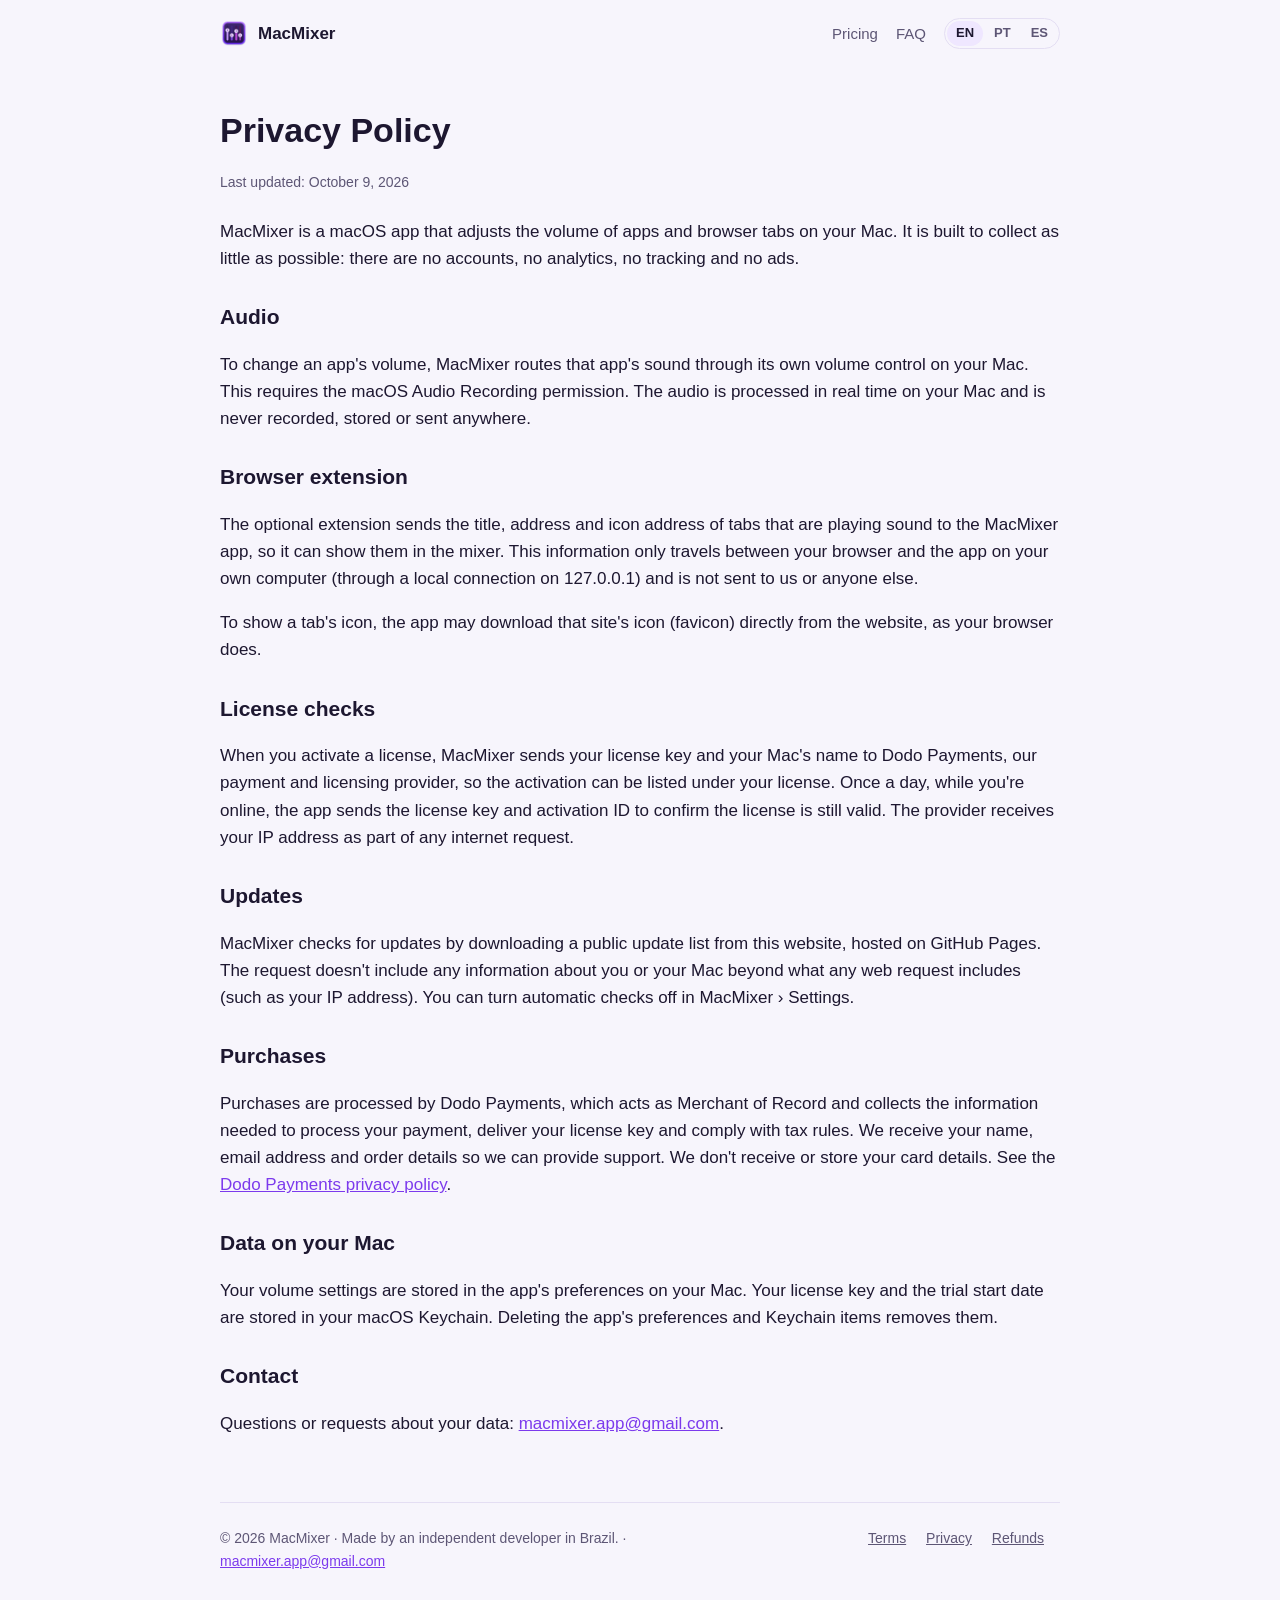
<file: privacy.html>
<!doctype html>
<html lang="en">
<head>
  <meta charset="utf-8">
  <meta name="viewport" content="width=device-width, initial-scale=1">
  <title>Privacy Policy · MacMixer</title>
  <meta name="description" content="Privacy Policy · MacMixer: Menu bar app for macOS 15+">
  <link rel="canonical" href="https://macmixer-app.github.io/privacy.html">
  <meta property="og:type" content="website">
  <meta property="og:site_name" content="MacMixer">
  <meta property="og:title" content="Privacy Policy · MacMixer">
  <meta property="og:description" content="Privacy Policy · MacMixer: Menu bar app for macOS 15+">
  <meta property="og:url" content="https://macmixer-app.github.io/privacy.html">
  <meta property="og:image" content="https://macmixer-app.github.io/assets/og-en.png">
  <meta property="og:image:width" content="1200">
  <meta property="og:image:height" content="630">
  <meta property="og:locale" content="en_US">
  <meta name="twitter:card" content="summary_large_image">
  <link rel="alternate" hreflang="en" href="https://macmixer-app.github.io/privacy.html">
  <link rel="alternate" hreflang="pt-BR" href="https://macmixer-app.github.io/pt/privacy.html">
  <link rel="alternate" hreflang="es" href="https://macmixer-app.github.io/es/privacy.html">
  <link rel="alternate" hreflang="x-default" href="https://macmixer-app.github.io/privacy.html">
  <link rel="icon" type="image/png" sizes="32x32" href="assets/favicon-32.png">
  <link rel="icon" type="image/png" sizes="64x64" href="assets/favicon-64.png">
  <link rel="apple-touch-icon" href="assets/icon-512.png">
  <link rel="stylesheet" href="assets/style.css">
  <script>
    // Primeira visita: leva para o idioma do navegador; depois, vale o que a pessoa escolheu no seletor.
    (function () {
      var lang = null;
      try { lang = localStorage.getItem("lang"); } catch (e) {}
      if (!lang) {
        var preferred = ((navigator.languages && navigator.languages[0]) || navigator.language || "").toLowerCase();
        lang = preferred.indexOf("pt") === 0 ? "pt" : preferred.indexOf("es") === 0 ? "es" : "en";
      }
      if (lang === "pt" || lang === "es") {
        location.replace("/" + lang + "/" + location.pathname.split("/").pop() + location.hash);
      }
    })();
  </script>
</head>
<body>
  <div class="wrap">
    <header class="top">
      <a class="brand" href="./"><img src="assets/favicon-64.png" alt="">MacMixer</a>
      <div class="right">
        <nav class="sections"><a href="./#pricing">Pricing</a><a href="./#faq">FAQ</a></nav>
        <nav class="lang" aria-label="Language"><a href="privacy.html" data-lang="en" hreflang="en" aria-current="true">EN</a><a href="pt/privacy.html" data-lang="pt" hreflang="pt-BR">PT</a><a href="es/privacy.html" data-lang="es" hreflang="es">ES</a></nav>
      </div>
    </header>
    <main class="doc">
      <h1>Privacy Policy</h1>
      <p class="updated">Last updated: October 9, 2026</p>
      <p>MacMixer is a macOS app that adjusts the volume of apps and browser tabs on your Mac. It is built to collect as little as possible: there are no accounts, no analytics, no tracking and no ads.</p>

      <h2>Audio</h2>
      <p>To change an app's volume, MacMixer routes that app's sound through its own volume control on your Mac. This requires the macOS Audio Recording permission. The audio is processed in real time on your Mac and is never recorded, stored or sent anywhere.</p>

      <h2>Browser extension</h2>
      <p>The optional extension sends the title, address and icon address of tabs that are playing sound to the MacMixer app, so it can show them in the mixer. This information only travels between your browser and the app on your own computer (through a local connection on 127.0.0.1) and is not sent to us or anyone else.</p>
      <p>To show a tab's icon, the app may download that site's icon (favicon) directly from the website, as your browser does.</p>

      <h2>License checks</h2>
      <p>When you activate a license, MacMixer sends your license key and your Mac's name to Dodo Payments, our payment and licensing provider, so the activation can be listed under your license. Once a day, while you're online, the app sends the license key and activation ID to confirm the license is still valid. The provider receives your IP address as part of any internet request.</p>

      <h2>Updates</h2>
      <p>MacMixer checks for updates by downloading a public update list from this website, hosted on GitHub Pages. The request doesn't include any information about you or your Mac beyond what any web request includes (such as your IP address). You can turn automatic checks off in MacMixer › Settings.</p>

      <h2>Purchases</h2>
      <p>Purchases are processed by Dodo Payments, which acts as Merchant of Record and collects the information needed to process your payment, deliver your license key and comply with tax rules. We receive your name, email address and order details so we can provide support. We don't receive or store your card details. See the <a href="https://dodopayments.com/privacy-policy">Dodo Payments privacy policy</a>.</p>

      <h2>Data on your Mac</h2>
      <p>Your volume settings are stored in the app's preferences on your Mac. Your license key and the trial start date are stored in your macOS Keychain. Deleting the app's preferences and Keychain items removes them.</p>

      <h2>Contact</h2>
      <p>Questions or requests about your data: <a href="mailto:macmixer.app@gmail.com">macmixer.app@gmail.com</a>.</p>
    </main>
    <footer>
      <span>© 2026 MacMixer · Made by an independent developer in Brazil. · <a href="mailto:macmixer.app@gmail.com">macmixer.app@gmail.com</a></span>
      <nav>
        <a href="terms.html">Terms</a>
        <a href="privacy.html">Privacy</a>
        <a href="refund.html">Refunds</a>
      </nav>
    </footer>
  </div>
  <script>
    document.querySelectorAll("nav.lang a").forEach(function (link) {
      link.addEventListener("click", function () {
        try { localStorage.setItem("lang", link.dataset.lang); } catch (e) {}
      });
    });
  </script>
</body>
</html>
</file>
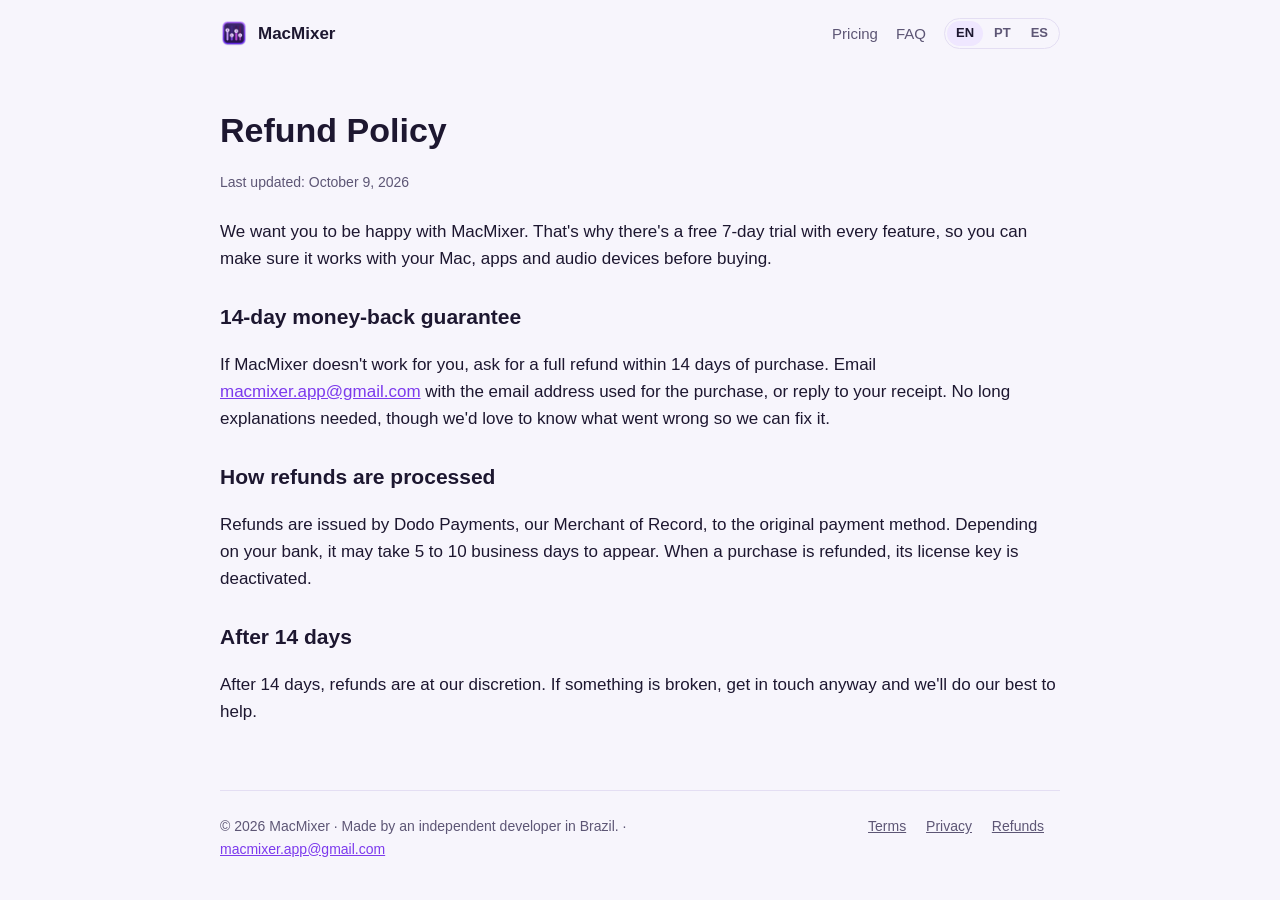
<file: refund.html>
<!doctype html>
<html lang="en">
<head>
  <meta charset="utf-8">
  <meta name="viewport" content="width=device-width, initial-scale=1">
  <title>Refund Policy · MacMixer</title>
  <meta name="description" content="Refund Policy · MacMixer: Menu bar app for macOS 15+">
  <link rel="canonical" href="https://macmixer-app.github.io/refund.html">
  <meta property="og:type" content="website">
  <meta property="og:site_name" content="MacMixer">
  <meta property="og:title" content="Refund Policy · MacMixer">
  <meta property="og:description" content="Refund Policy · MacMixer: Menu bar app for macOS 15+">
  <meta property="og:url" content="https://macmixer-app.github.io/refund.html">
  <meta property="og:image" content="https://macmixer-app.github.io/assets/og-en.png">
  <meta property="og:image:width" content="1200">
  <meta property="og:image:height" content="630">
  <meta property="og:locale" content="en_US">
  <meta name="twitter:card" content="summary_large_image">
  <link rel="alternate" hreflang="en" href="https://macmixer-app.github.io/refund.html">
  <link rel="alternate" hreflang="pt-BR" href="https://macmixer-app.github.io/pt/refund.html">
  <link rel="alternate" hreflang="es" href="https://macmixer-app.github.io/es/refund.html">
  <link rel="alternate" hreflang="x-default" href="https://macmixer-app.github.io/refund.html">
  <link rel="icon" type="image/png" sizes="32x32" href="assets/favicon-32.png">
  <link rel="icon" type="image/png" sizes="64x64" href="assets/favicon-64.png">
  <link rel="apple-touch-icon" href="assets/icon-512.png">
  <link rel="stylesheet" href="assets/style.css">
  <script>
    // Primeira visita: leva para o idioma do navegador; depois, vale o que a pessoa escolheu no seletor.
    (function () {
      var lang = null;
      try { lang = localStorage.getItem("lang"); } catch (e) {}
      if (!lang) {
        var preferred = ((navigator.languages && navigator.languages[0]) || navigator.language || "").toLowerCase();
        lang = preferred.indexOf("pt") === 0 ? "pt" : preferred.indexOf("es") === 0 ? "es" : "en";
      }
      if (lang === "pt" || lang === "es") {
        location.replace("/" + lang + "/" + location.pathname.split("/").pop() + location.hash);
      }
    })();
  </script>
</head>
<body>
  <div class="wrap">
    <header class="top">
      <a class="brand" href="./"><img src="assets/favicon-64.png" alt="">MacMixer</a>
      <div class="right">
        <nav class="sections"><a href="./#pricing">Pricing</a><a href="./#faq">FAQ</a></nav>
        <nav class="lang" aria-label="Language"><a href="refund.html" data-lang="en" hreflang="en" aria-current="true">EN</a><a href="pt/refund.html" data-lang="pt" hreflang="pt-BR">PT</a><a href="es/refund.html" data-lang="es" hreflang="es">ES</a></nav>
      </div>
    </header>
    <main class="doc">
      <h1>Refund Policy</h1>
      <p class="updated">Last updated: October 9, 2026</p>
      <p>We want you to be happy with MacMixer. That's why there's a free 7-day trial with every feature, so you can make sure it works with your Mac, apps and audio devices before buying.</p>

      <h2>14-day money-back guarantee</h2>
      <p>If MacMixer doesn't work for you, ask for a full refund within 14 days of purchase. Email <a href="mailto:macmixer.app@gmail.com">macmixer.app@gmail.com</a> with the email address used for the purchase, or reply to your receipt. No long explanations needed, though we'd love to know what went wrong so we can fix it.</p>

      <h2>How refunds are processed</h2>
      <p>Refunds are issued by Dodo Payments, our Merchant of Record, to the original payment method. Depending on your bank, it may take 5 to 10 business days to appear. When a purchase is refunded, its license key is deactivated.</p>

      <h2>After 14 days</h2>
      <p>After 14 days, refunds are at our discretion. If something is broken, get in touch anyway and we'll do our best to help.</p>
    </main>
    <footer>
      <span>© 2026 MacMixer · Made by an independent developer in Brazil. · <a href="mailto:macmixer.app@gmail.com">macmixer.app@gmail.com</a></span>
      <nav>
        <a href="terms.html">Terms</a>
        <a href="privacy.html">Privacy</a>
        <a href="refund.html">Refunds</a>
      </nav>
    </footer>
  </div>
  <script>
    document.querySelectorAll("nav.lang a").forEach(function (link) {
      link.addEventListener("click", function () {
        try { localStorage.setItem("lang", link.dataset.lang); } catch (e) {}
      });
    });
  </script>
</body>
</html>
</file>
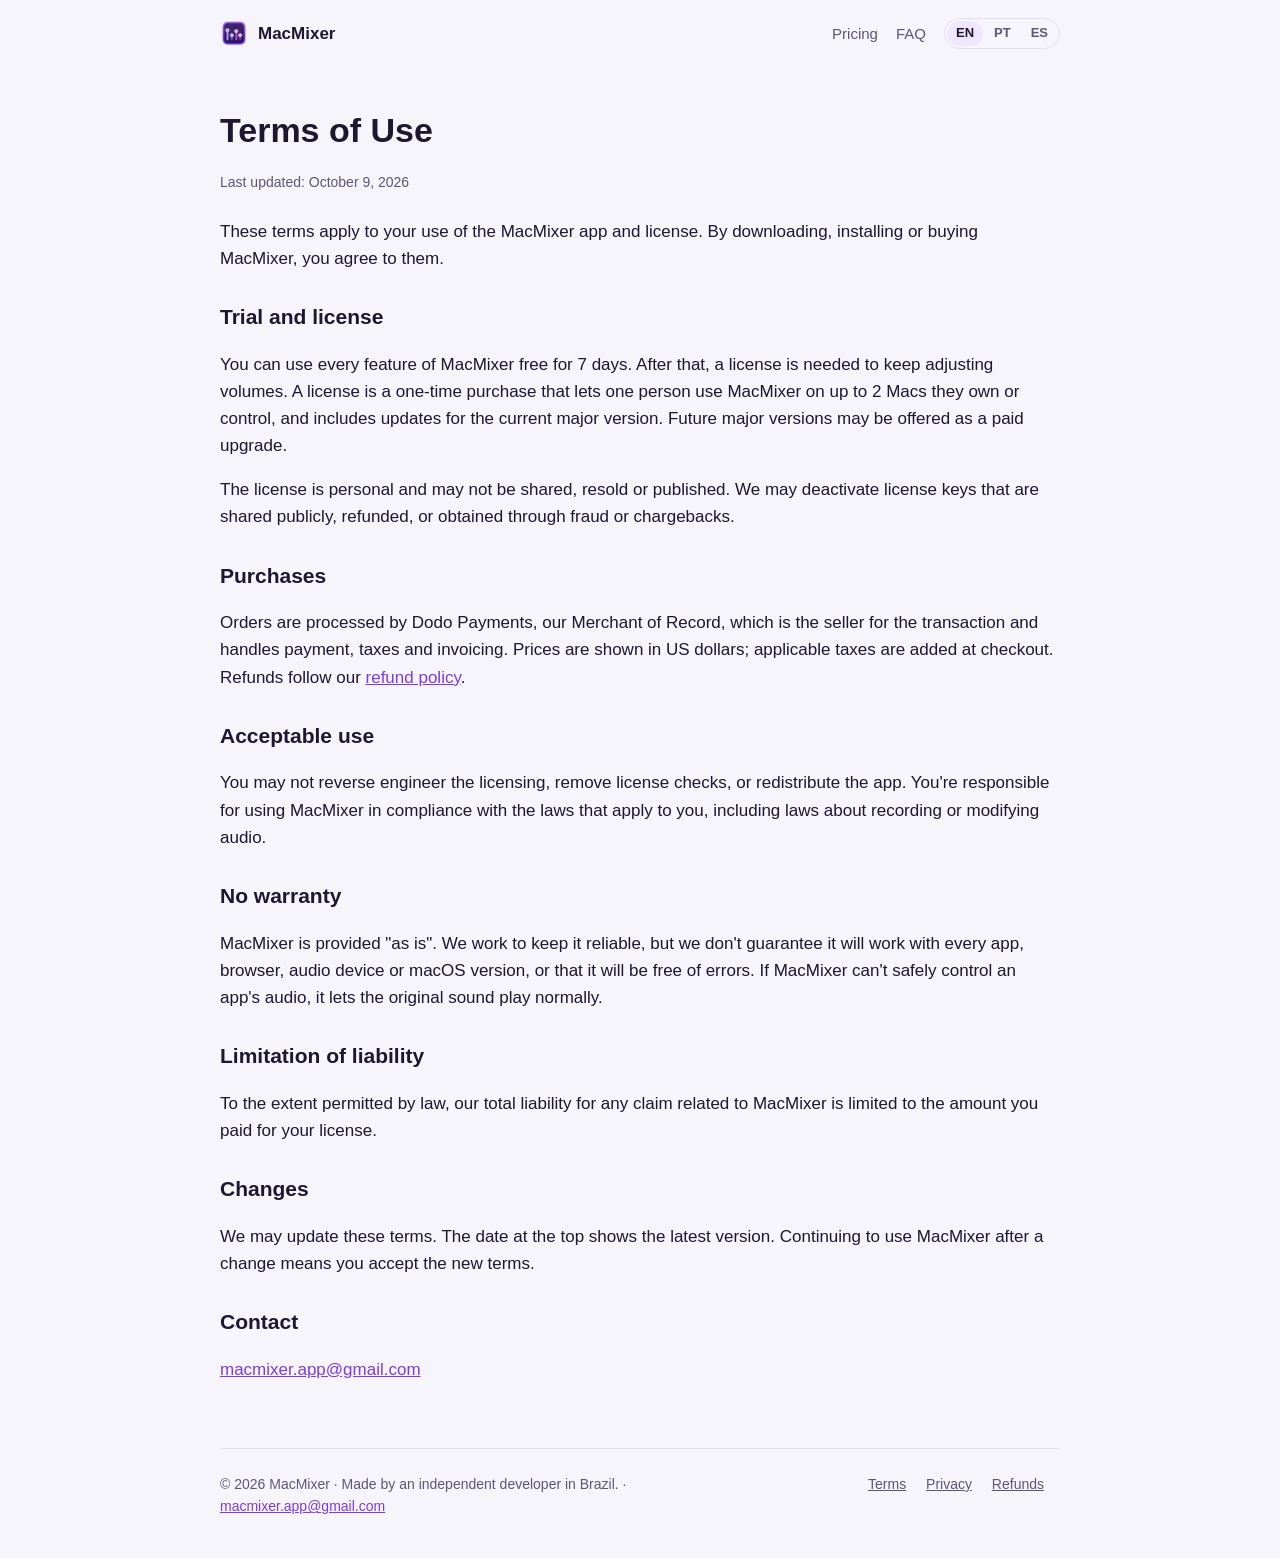
<file: terms.html>
<!doctype html>
<html lang="en">
<head>
  <meta charset="utf-8">
  <meta name="viewport" content="width=device-width, initial-scale=1">
  <title>Terms of Use · MacMixer</title>
  <meta name="description" content="Terms of Use · MacMixer: Menu bar app for macOS 15+">
  <link rel="canonical" href="https://macmixer-app.github.io/terms.html">
  <meta property="og:type" content="website">
  <meta property="og:site_name" content="MacMixer">
  <meta property="og:title" content="Terms of Use · MacMixer">
  <meta property="og:description" content="Terms of Use · MacMixer: Menu bar app for macOS 15+">
  <meta property="og:url" content="https://macmixer-app.github.io/terms.html">
  <meta property="og:image" content="https://macmixer-app.github.io/assets/og-en.png">
  <meta property="og:image:width" content="1200">
  <meta property="og:image:height" content="630">
  <meta property="og:locale" content="en_US">
  <meta name="twitter:card" content="summary_large_image">
  <link rel="alternate" hreflang="en" href="https://macmixer-app.github.io/terms.html">
  <link rel="alternate" hreflang="pt-BR" href="https://macmixer-app.github.io/pt/terms.html">
  <link rel="alternate" hreflang="es" href="https://macmixer-app.github.io/es/terms.html">
  <link rel="alternate" hreflang="x-default" href="https://macmixer-app.github.io/terms.html">
  <link rel="icon" type="image/png" sizes="32x32" href="assets/favicon-32.png">
  <link rel="icon" type="image/png" sizes="64x64" href="assets/favicon-64.png">
  <link rel="apple-touch-icon" href="assets/icon-512.png">
  <link rel="stylesheet" href="assets/style.css">
  <script>
    // Primeira visita: leva para o idioma do navegador; depois, vale o que a pessoa escolheu no seletor.
    (function () {
      var lang = null;
      try { lang = localStorage.getItem("lang"); } catch (e) {}
      if (!lang) {
        var preferred = ((navigator.languages && navigator.languages[0]) || navigator.language || "").toLowerCase();
        lang = preferred.indexOf("pt") === 0 ? "pt" : preferred.indexOf("es") === 0 ? "es" : "en";
      }
      if (lang === "pt" || lang === "es") {
        location.replace("/" + lang + "/" + location.pathname.split("/").pop() + location.hash);
      }
    })();
  </script>
</head>
<body>
  <div class="wrap">
    <header class="top">
      <a class="brand" href="./"><img src="assets/favicon-64.png" alt="">MacMixer</a>
      <div class="right">
        <nav class="sections"><a href="./#pricing">Pricing</a><a href="./#faq">FAQ</a></nav>
        <nav class="lang" aria-label="Language"><a href="terms.html" data-lang="en" hreflang="en" aria-current="true">EN</a><a href="pt/terms.html" data-lang="pt" hreflang="pt-BR">PT</a><a href="es/terms.html" data-lang="es" hreflang="es">ES</a></nav>
      </div>
    </header>
    <main class="doc">
      <h1>Terms of Use</h1>
      <p class="updated">Last updated: October 9, 2026</p>
      <p>These terms apply to your use of the MacMixer app and license. By downloading, installing or buying MacMixer, you agree to them.</p>

      <h2>Trial and license</h2>
      <p>You can use every feature of MacMixer free for 7 days. After that, a license is needed to keep adjusting volumes. A license is a one-time purchase that lets one person use MacMixer on up to 2 Macs they own or control, and includes updates for the current major version. Future major versions may be offered as a paid upgrade.</p>
      <p>The license is personal and may not be shared, resold or published. We may deactivate license keys that are shared publicly, refunded, or obtained through fraud or chargebacks.</p>

      <h2>Purchases</h2>
      <p>Orders are processed by Dodo Payments, our Merchant of Record, which is the seller for the transaction and handles payment, taxes and invoicing. Prices are shown in US dollars; applicable taxes are added at checkout. Refunds follow our <a href="refund.html">refund policy</a>.</p>

      <h2>Acceptable use</h2>
      <p>You may not reverse engineer the licensing, remove license checks, or redistribute the app. You're responsible for using MacMixer in compliance with the laws that apply to you, including laws about recording or modifying audio.</p>

      <h2>No warranty</h2>
      <p>MacMixer is provided "as is". We work to keep it reliable, but we don't guarantee it will work with every app, browser, audio device or macOS version, or that it will be free of errors. If MacMixer can't safely control an app's audio, it lets the original sound play normally.</p>

      <h2>Limitation of liability</h2>
      <p>To the extent permitted by law, our total liability for any claim related to MacMixer is limited to the amount you paid for your license.</p>

      <h2>Changes</h2>
      <p>We may update these terms. The date at the top shows the latest version. Continuing to use MacMixer after a change means you accept the new terms.</p>

      <h2>Contact</h2>
      <p><a href="mailto:macmixer.app@gmail.com">macmixer.app@gmail.com</a></p>
    </main>
    <footer>
      <span>© 2026 MacMixer · Made by an independent developer in Brazil. · <a href="mailto:macmixer.app@gmail.com">macmixer.app@gmail.com</a></span>
      <nav>
        <a href="terms.html">Terms</a>
        <a href="privacy.html">Privacy</a>
        <a href="refund.html">Refunds</a>
      </nav>
    </footer>
  </div>
  <script>
    document.querySelectorAll("nav.lang a").forEach(function (link) {
      link.addEventListener("click", function () {
        try { localStorage.setItem("lang", link.dataset.lang); } catch (e) {}
      });
    });
  </script>
</body>
</html>
</file>
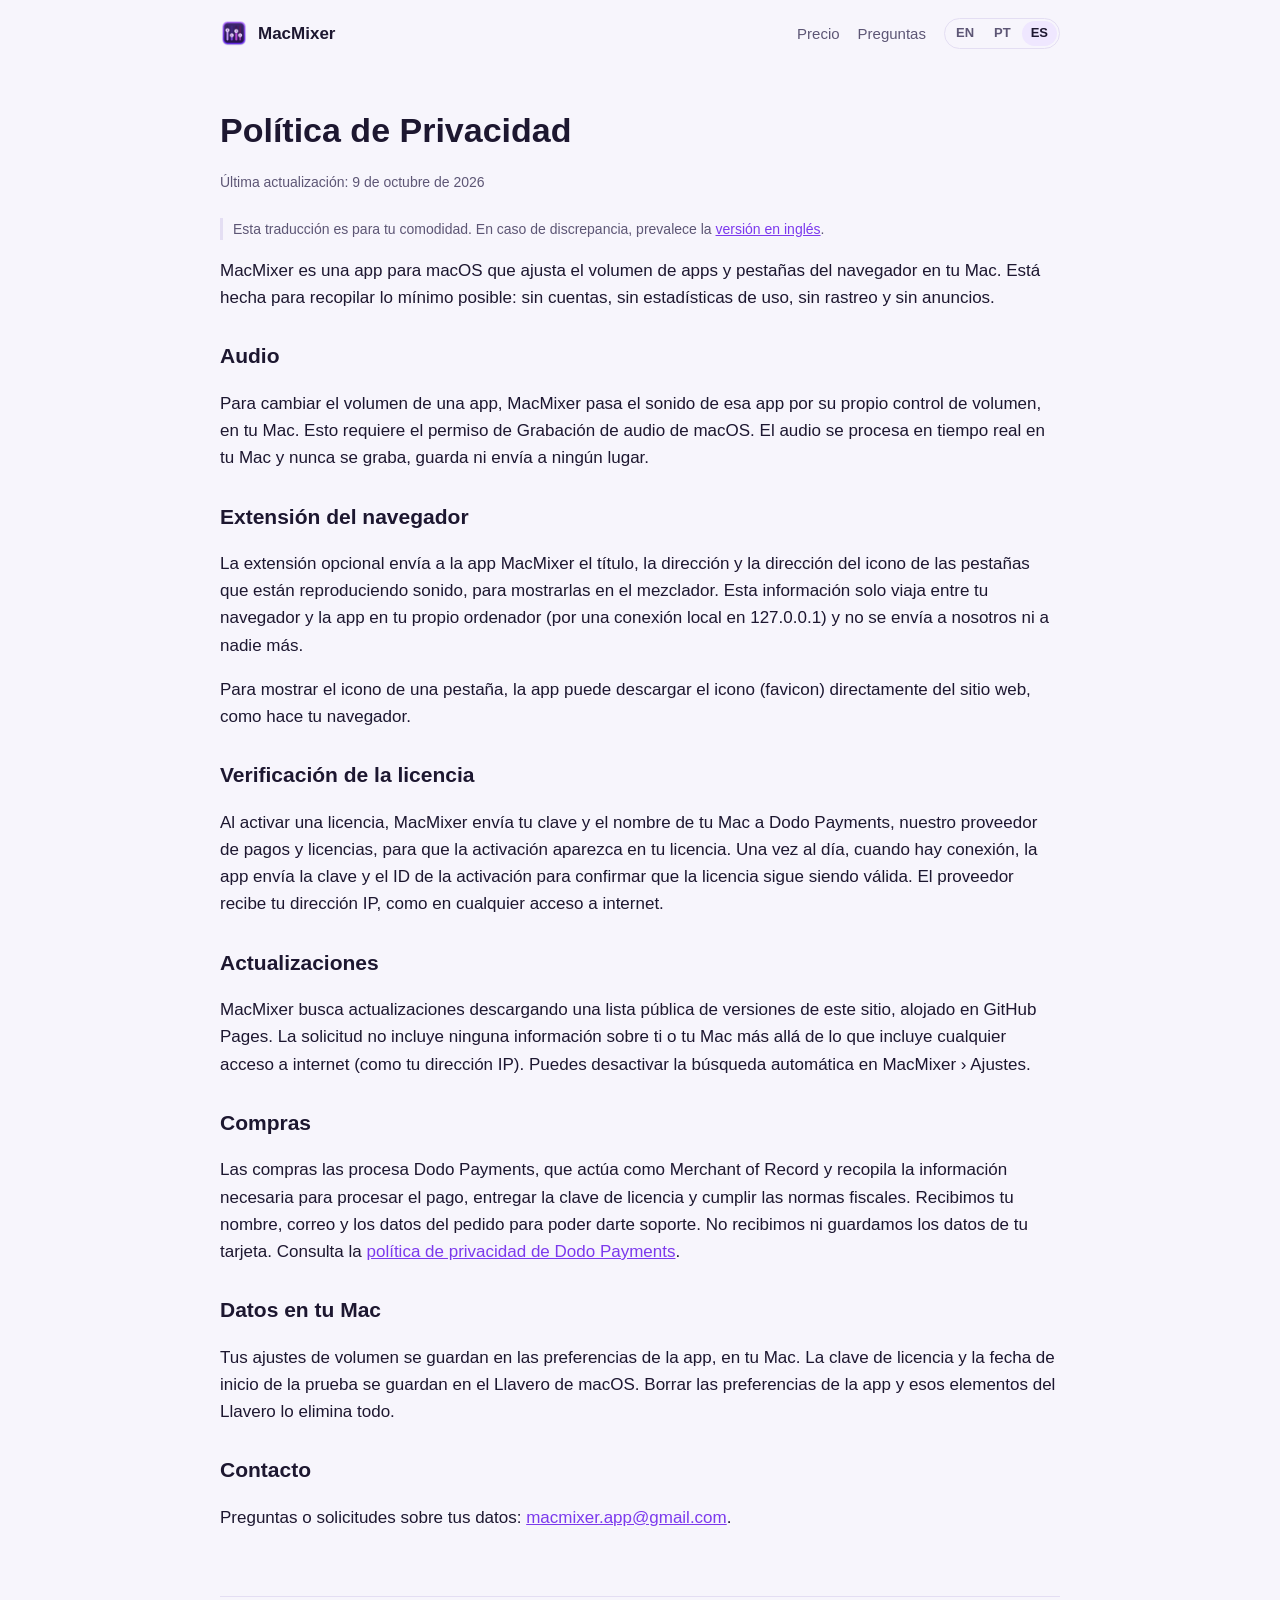
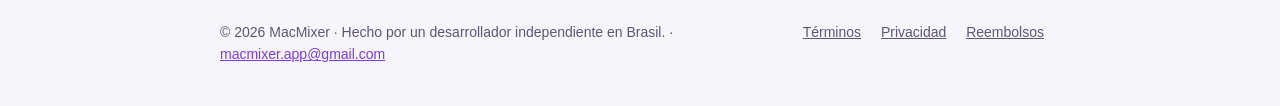
<file: es/privacy.html>
<!doctype html>
<html lang="es">
<head>
  <meta charset="utf-8">
  <meta name="viewport" content="width=device-width, initial-scale=1">
  <title>Política de Privacidad · MacMixer</title>
  <meta name="description" content="Política de Privacidad · MacMixer: App de la barra de menús para macOS 15+">
  <link rel="canonical" href="https://macmixer-app.github.io/es/privacy.html">
  <meta property="og:type" content="website">
  <meta property="og:site_name" content="MacMixer">
  <meta property="og:title" content="Política de Privacidad · MacMixer">
  <meta property="og:description" content="Política de Privacidad · MacMixer: App de la barra de menús para macOS 15+">
  <meta property="og:url" content="https://macmixer-app.github.io/es/privacy.html">
  <meta property="og:image" content="https://macmixer-app.github.io/assets/og-es.png">
  <meta property="og:image:width" content="1200">
  <meta property="og:image:height" content="630">
  <meta property="og:locale" content="es_ES">
  <meta name="twitter:card" content="summary_large_image">
  <link rel="alternate" hreflang="en" href="https://macmixer-app.github.io/privacy.html">
  <link rel="alternate" hreflang="pt-BR" href="https://macmixer-app.github.io/pt/privacy.html">
  <link rel="alternate" hreflang="es" href="https://macmixer-app.github.io/es/privacy.html">
  <link rel="alternate" hreflang="x-default" href="https://macmixer-app.github.io/privacy.html">
  <link rel="icon" type="image/png" sizes="32x32" href="../assets/favicon-32.png">
  <link rel="icon" type="image/png" sizes="64x64" href="../assets/favicon-64.png">
  <link rel="apple-touch-icon" href="../assets/icon-512.png">
  <link rel="stylesheet" href="../assets/style.css">
  
</head>
<body>
  <div class="wrap">
    <header class="top">
      <a class="brand" href="../es/"><img src="../assets/favicon-64.png" alt="">MacMixer</a>
      <div class="right">
        <nav class="sections"><a href="../es/#pricing">Precio</a><a href="../es/#faq">Preguntas</a></nav>
        <nav class="lang" aria-label="Language"><a href="../privacy.html" data-lang="en" hreflang="en">EN</a><a href="../pt/privacy.html" data-lang="pt" hreflang="pt-BR">PT</a><a href="../es/privacy.html" data-lang="es" hreflang="es" aria-current="true">ES</a></nav>
      </div>
    </header>
    <main class="doc">
      <h1>Política de Privacidad</h1>
      <p class="updated">Última actualización: 9 de octubre de 2026</p>
      <p class="translation-note">Esta traducción es para tu comodidad. En caso de discrepancia, prevalece la <a href="../privacy.html">versión en inglés</a>.</p>
      <p>MacMixer es una app para macOS que ajusta el volumen de apps y pestañas del navegador en tu Mac. Está hecha para recopilar lo mínimo posible: sin cuentas, sin estadísticas de uso, sin rastreo y sin anuncios.</p>

      <h2>Audio</h2>
      <p>Para cambiar el volumen de una app, MacMixer pasa el sonido de esa app por su propio control de volumen, en tu Mac. Esto requiere el permiso de Grabación de audio de macOS. El audio se procesa en tiempo real en tu Mac y nunca se graba, guarda ni envía a ningún lugar.</p>

      <h2>Extensión del navegador</h2>
      <p>La extensión opcional envía a la app MacMixer el título, la dirección y la dirección del icono de las pestañas que están reproduciendo sonido, para mostrarlas en el mezclador. Esta información solo viaja entre tu navegador y la app en tu propio ordenador (por una conexión local en 127.0.0.1) y no se envía a nosotros ni a nadie más.</p>
      <p>Para mostrar el icono de una pestaña, la app puede descargar el icono (favicon) directamente del sitio web, como hace tu navegador.</p>

      <h2>Verificación de la licencia</h2>
      <p>Al activar una licencia, MacMixer envía tu clave y el nombre de tu Mac a Dodo Payments, nuestro proveedor de pagos y licencias, para que la activación aparezca en tu licencia. Una vez al día, cuando hay conexión, la app envía la clave y el ID de la activación para confirmar que la licencia sigue siendo válida. El proveedor recibe tu dirección IP, como en cualquier acceso a internet.</p>

      <h2>Actualizaciones</h2>
      <p>MacMixer busca actualizaciones descargando una lista pública de versiones de este sitio, alojado en GitHub Pages. La solicitud no incluye ninguna información sobre ti o tu Mac más allá de lo que incluye cualquier acceso a internet (como tu dirección IP). Puedes desactivar la búsqueda automática en MacMixer › Ajustes.</p>

      <h2>Compras</h2>
      <p>Las compras las procesa Dodo Payments, que actúa como Merchant of Record y recopila la información necesaria para procesar el pago, entregar la clave de licencia y cumplir las normas fiscales. Recibimos tu nombre, correo y los datos del pedido para poder darte soporte. No recibimos ni guardamos los datos de tu tarjeta. Consulta la <a href="https://dodopayments.com/privacy-policy">política de privacidad de Dodo Payments</a>.</p>

      <h2>Datos en tu Mac</h2>
      <p>Tus ajustes de volumen se guardan en las preferencias de la app, en tu Mac. La clave de licencia y la fecha de inicio de la prueba se guardan en el Llavero de macOS. Borrar las preferencias de la app y esos elementos del Llavero lo elimina todo.</p>

      <h2>Contacto</h2>
      <p>Preguntas o solicitudes sobre tus datos: <a href="mailto:macmixer.app@gmail.com">macmixer.app@gmail.com</a>.</p>
    </main>
    <footer>
      <span>© 2026 MacMixer · Hecho por un desarrollador independiente en Brasil. · <a href="mailto:macmixer.app@gmail.com">macmixer.app@gmail.com</a></span>
      <nav>
        <a href="terms.html">Términos</a>
        <a href="privacy.html">Privacidad</a>
        <a href="refund.html">Reembolsos</a>
      </nav>
    </footer>
  </div>
  <script>
    document.querySelectorAll("nav.lang a").forEach(function (link) {
      link.addEventListener("click", function () {
        try { localStorage.setItem("lang", link.dataset.lang); } catch (e) {}
      });
    });
  </script>
</body>
</html>
</file>
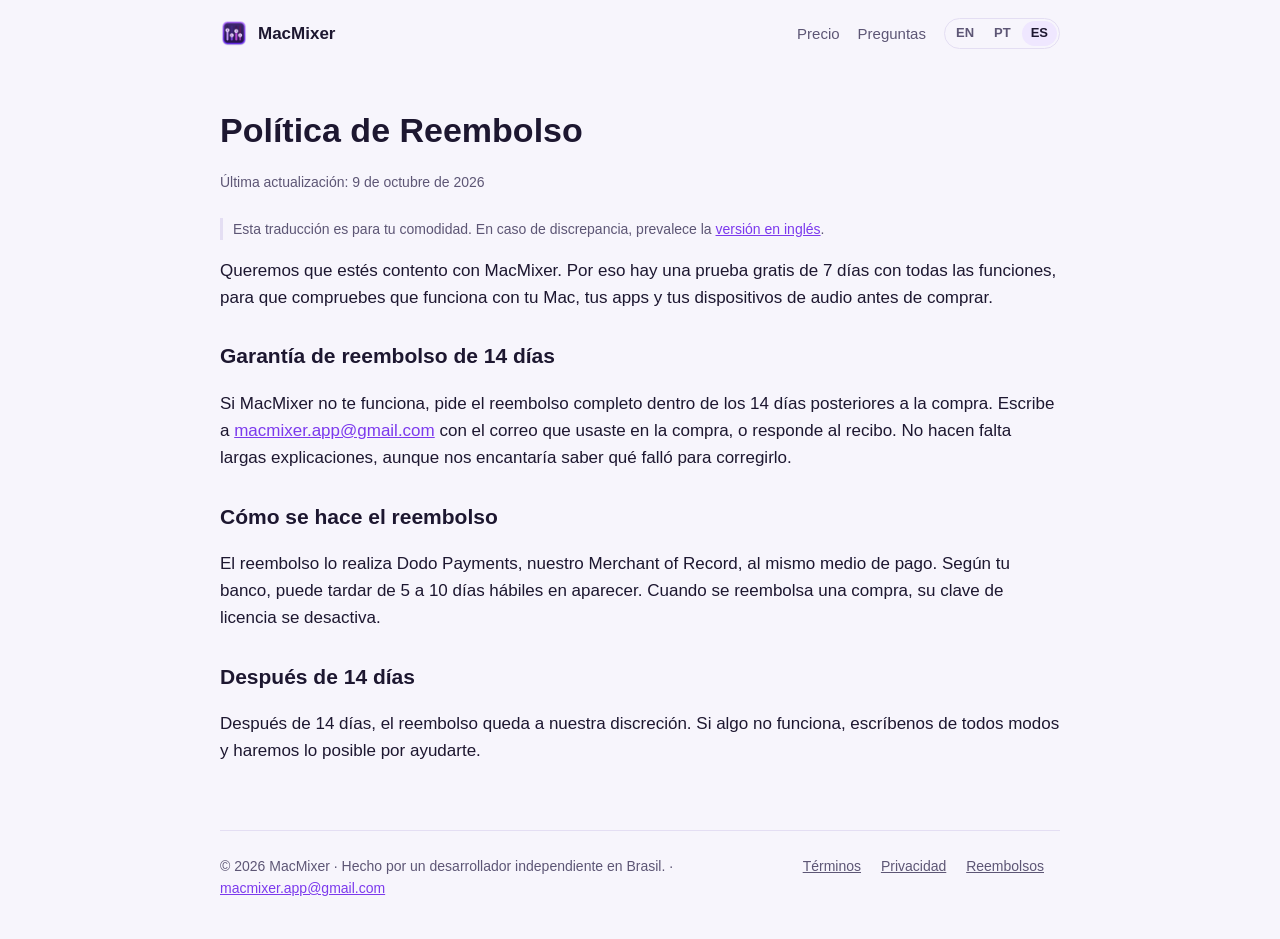
<file: es/refund.html>
<!doctype html>
<html lang="es">
<head>
  <meta charset="utf-8">
  <meta name="viewport" content="width=device-width, initial-scale=1">
  <title>Política de Reembolso · MacMixer</title>
  <meta name="description" content="Política de Reembolso · MacMixer: App de la barra de menús para macOS 15+">
  <link rel="canonical" href="https://macmixer-app.github.io/es/refund.html">
  <meta property="og:type" content="website">
  <meta property="og:site_name" content="MacMixer">
  <meta property="og:title" content="Política de Reembolso · MacMixer">
  <meta property="og:description" content="Política de Reembolso · MacMixer: App de la barra de menús para macOS 15+">
  <meta property="og:url" content="https://macmixer-app.github.io/es/refund.html">
  <meta property="og:image" content="https://macmixer-app.github.io/assets/og-es.png">
  <meta property="og:image:width" content="1200">
  <meta property="og:image:height" content="630">
  <meta property="og:locale" content="es_ES">
  <meta name="twitter:card" content="summary_large_image">
  <link rel="alternate" hreflang="en" href="https://macmixer-app.github.io/refund.html">
  <link rel="alternate" hreflang="pt-BR" href="https://macmixer-app.github.io/pt/refund.html">
  <link rel="alternate" hreflang="es" href="https://macmixer-app.github.io/es/refund.html">
  <link rel="alternate" hreflang="x-default" href="https://macmixer-app.github.io/refund.html">
  <link rel="icon" type="image/png" sizes="32x32" href="../assets/favicon-32.png">
  <link rel="icon" type="image/png" sizes="64x64" href="../assets/favicon-64.png">
  <link rel="apple-touch-icon" href="../assets/icon-512.png">
  <link rel="stylesheet" href="../assets/style.css">
  
</head>
<body>
  <div class="wrap">
    <header class="top">
      <a class="brand" href="../es/"><img src="../assets/favicon-64.png" alt="">MacMixer</a>
      <div class="right">
        <nav class="sections"><a href="../es/#pricing">Precio</a><a href="../es/#faq">Preguntas</a></nav>
        <nav class="lang" aria-label="Language"><a href="../refund.html" data-lang="en" hreflang="en">EN</a><a href="../pt/refund.html" data-lang="pt" hreflang="pt-BR">PT</a><a href="../es/refund.html" data-lang="es" hreflang="es" aria-current="true">ES</a></nav>
      </div>
    </header>
    <main class="doc">
      <h1>Política de Reembolso</h1>
      <p class="updated">Última actualización: 9 de octubre de 2026</p>
      <p class="translation-note">Esta traducción es para tu comodidad. En caso de discrepancia, prevalece la <a href="../refund.html">versión en inglés</a>.</p>
      <p>Queremos que estés contento con MacMixer. Por eso hay una prueba gratis de 7 días con todas las funciones, para que compruebes que funciona con tu Mac, tus apps y tus dispositivos de audio antes de comprar.</p>

      <h2>Garantía de reembolso de 14 días</h2>
      <p>Si MacMixer no te funciona, pide el reembolso completo dentro de los 14 días posteriores a la compra. Escribe a <a href="mailto:macmixer.app@gmail.com">macmixer.app@gmail.com</a> con el correo que usaste en la compra, o responde al recibo. No hacen falta largas explicaciones, aunque nos encantaría saber qué falló para corregirlo.</p>

      <h2>Cómo se hace el reembolso</h2>
      <p>El reembolso lo realiza Dodo Payments, nuestro Merchant of Record, al mismo medio de pago. Según tu banco, puede tardar de 5 a 10 días hábiles en aparecer. Cuando se reembolsa una compra, su clave de licencia se desactiva.</p>

      <h2>Después de 14 días</h2>
      <p>Después de 14 días, el reembolso queda a nuestra discreción. Si algo no funciona, escríbenos de todos modos y haremos lo posible por ayudarte.</p>
    </main>
    <footer>
      <span>© 2026 MacMixer · Hecho por un desarrollador independiente en Brasil. · <a href="mailto:macmixer.app@gmail.com">macmixer.app@gmail.com</a></span>
      <nav>
        <a href="terms.html">Términos</a>
        <a href="privacy.html">Privacidad</a>
        <a href="refund.html">Reembolsos</a>
      </nav>
    </footer>
  </div>
  <script>
    document.querySelectorAll("nav.lang a").forEach(function (link) {
      link.addEventListener("click", function () {
        try { localStorage.setItem("lang", link.dataset.lang); } catch (e) {}
      });
    });
  </script>
</body>
</html>
</file>
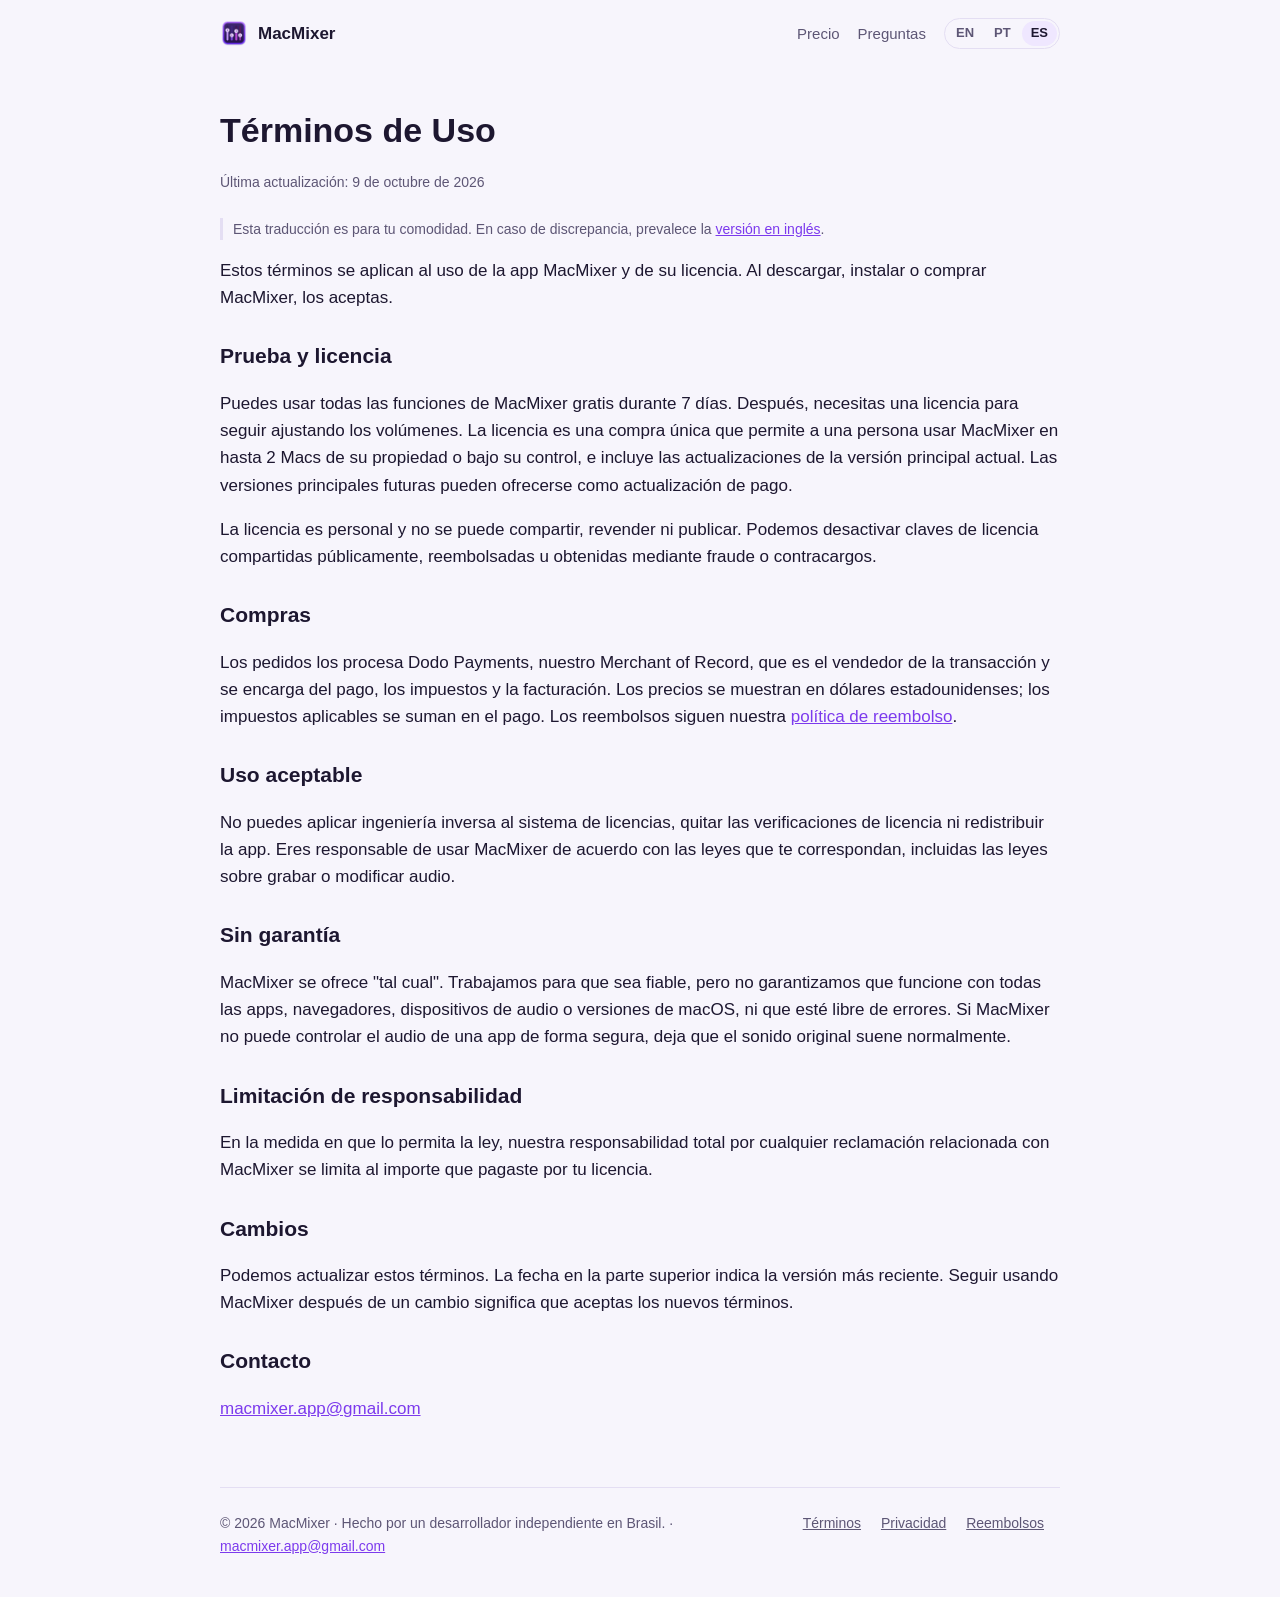
<file: es/terms.html>
<!doctype html>
<html lang="es">
<head>
  <meta charset="utf-8">
  <meta name="viewport" content="width=device-width, initial-scale=1">
  <title>Términos de Uso · MacMixer</title>
  <meta name="description" content="Términos de Uso · MacMixer: App de la barra de menús para macOS 15+">
  <link rel="canonical" href="https://macmixer-app.github.io/es/terms.html">
  <meta property="og:type" content="website">
  <meta property="og:site_name" content="MacMixer">
  <meta property="og:title" content="Términos de Uso · MacMixer">
  <meta property="og:description" content="Términos de Uso · MacMixer: App de la barra de menús para macOS 15+">
  <meta property="og:url" content="https://macmixer-app.github.io/es/terms.html">
  <meta property="og:image" content="https://macmixer-app.github.io/assets/og-es.png">
  <meta property="og:image:width" content="1200">
  <meta property="og:image:height" content="630">
  <meta property="og:locale" content="es_ES">
  <meta name="twitter:card" content="summary_large_image">
  <link rel="alternate" hreflang="en" href="https://macmixer-app.github.io/terms.html">
  <link rel="alternate" hreflang="pt-BR" href="https://macmixer-app.github.io/pt/terms.html">
  <link rel="alternate" hreflang="es" href="https://macmixer-app.github.io/es/terms.html">
  <link rel="alternate" hreflang="x-default" href="https://macmixer-app.github.io/terms.html">
  <link rel="icon" type="image/png" sizes="32x32" href="../assets/favicon-32.png">
  <link rel="icon" type="image/png" sizes="64x64" href="../assets/favicon-64.png">
  <link rel="apple-touch-icon" href="../assets/icon-512.png">
  <link rel="stylesheet" href="../assets/style.css">
  
</head>
<body>
  <div class="wrap">
    <header class="top">
      <a class="brand" href="../es/"><img src="../assets/favicon-64.png" alt="">MacMixer</a>
      <div class="right">
        <nav class="sections"><a href="../es/#pricing">Precio</a><a href="../es/#faq">Preguntas</a></nav>
        <nav class="lang" aria-label="Language"><a href="../terms.html" data-lang="en" hreflang="en">EN</a><a href="../pt/terms.html" data-lang="pt" hreflang="pt-BR">PT</a><a href="../es/terms.html" data-lang="es" hreflang="es" aria-current="true">ES</a></nav>
      </div>
    </header>
    <main class="doc">
      <h1>Términos de Uso</h1>
      <p class="updated">Última actualización: 9 de octubre de 2026</p>
      <p class="translation-note">Esta traducción es para tu comodidad. En caso de discrepancia, prevalece la <a href="../terms.html">versión en inglés</a>.</p>
      <p>Estos términos se aplican al uso de la app MacMixer y de su licencia. Al descargar, instalar o comprar MacMixer, los aceptas.</p>

      <h2>Prueba y licencia</h2>
      <p>Puedes usar todas las funciones de MacMixer gratis durante 7 días. Después, necesitas una licencia para seguir ajustando los volúmenes. La licencia es una compra única que permite a una persona usar MacMixer en hasta 2 Macs de su propiedad o bajo su control, e incluye las actualizaciones de la versión principal actual. Las versiones principales futuras pueden ofrecerse como actualización de pago.</p>
      <p>La licencia es personal y no se puede compartir, revender ni publicar. Podemos desactivar claves de licencia compartidas públicamente, reembolsadas u obtenidas mediante fraude o contracargos.</p>

      <h2>Compras</h2>
      <p>Los pedidos los procesa Dodo Payments, nuestro Merchant of Record, que es el vendedor de la transacción y se encarga del pago, los impuestos y la facturación. Los precios se muestran en dólares estadounidenses; los impuestos aplicables se suman en el pago. Los reembolsos siguen nuestra <a href="refund.html">política de reembolso</a>.</p>

      <h2>Uso aceptable</h2>
      <p>No puedes aplicar ingeniería inversa al sistema de licencias, quitar las verificaciones de licencia ni redistribuir la app. Eres responsable de usar MacMixer de acuerdo con las leyes que te correspondan, incluidas las leyes sobre grabar o modificar audio.</p>

      <h2>Sin garantía</h2>
      <p>MacMixer se ofrece "tal cual". Trabajamos para que sea fiable, pero no garantizamos que funcione con todas las apps, navegadores, dispositivos de audio o versiones de macOS, ni que esté libre de errores. Si MacMixer no puede controlar el audio de una app de forma segura, deja que el sonido original suene normalmente.</p>

      <h2>Limitación de responsabilidad</h2>
      <p>En la medida en que lo permita la ley, nuestra responsabilidad total por cualquier reclamación relacionada con MacMixer se limita al importe que pagaste por tu licencia.</p>

      <h2>Cambios</h2>
      <p>Podemos actualizar estos términos. La fecha en la parte superior indica la versión más reciente. Seguir usando MacMixer después de un cambio significa que aceptas los nuevos términos.</p>

      <h2>Contacto</h2>
      <p><a href="mailto:macmixer.app@gmail.com">macmixer.app@gmail.com</a></p>
    </main>
    <footer>
      <span>© 2026 MacMixer · Hecho por un desarrollador independiente en Brasil. · <a href="mailto:macmixer.app@gmail.com">macmixer.app@gmail.com</a></span>
      <nav>
        <a href="terms.html">Términos</a>
        <a href="privacy.html">Privacidad</a>
        <a href="refund.html">Reembolsos</a>
      </nav>
    </footer>
  </div>
  <script>
    document.querySelectorAll("nav.lang a").forEach(function (link) {
      link.addEventListener("click", function () {
        try { localStorage.setItem("lang", link.dataset.lang); } catch (e) {}
      });
    });
  </script>
</body>
</html>
</file>
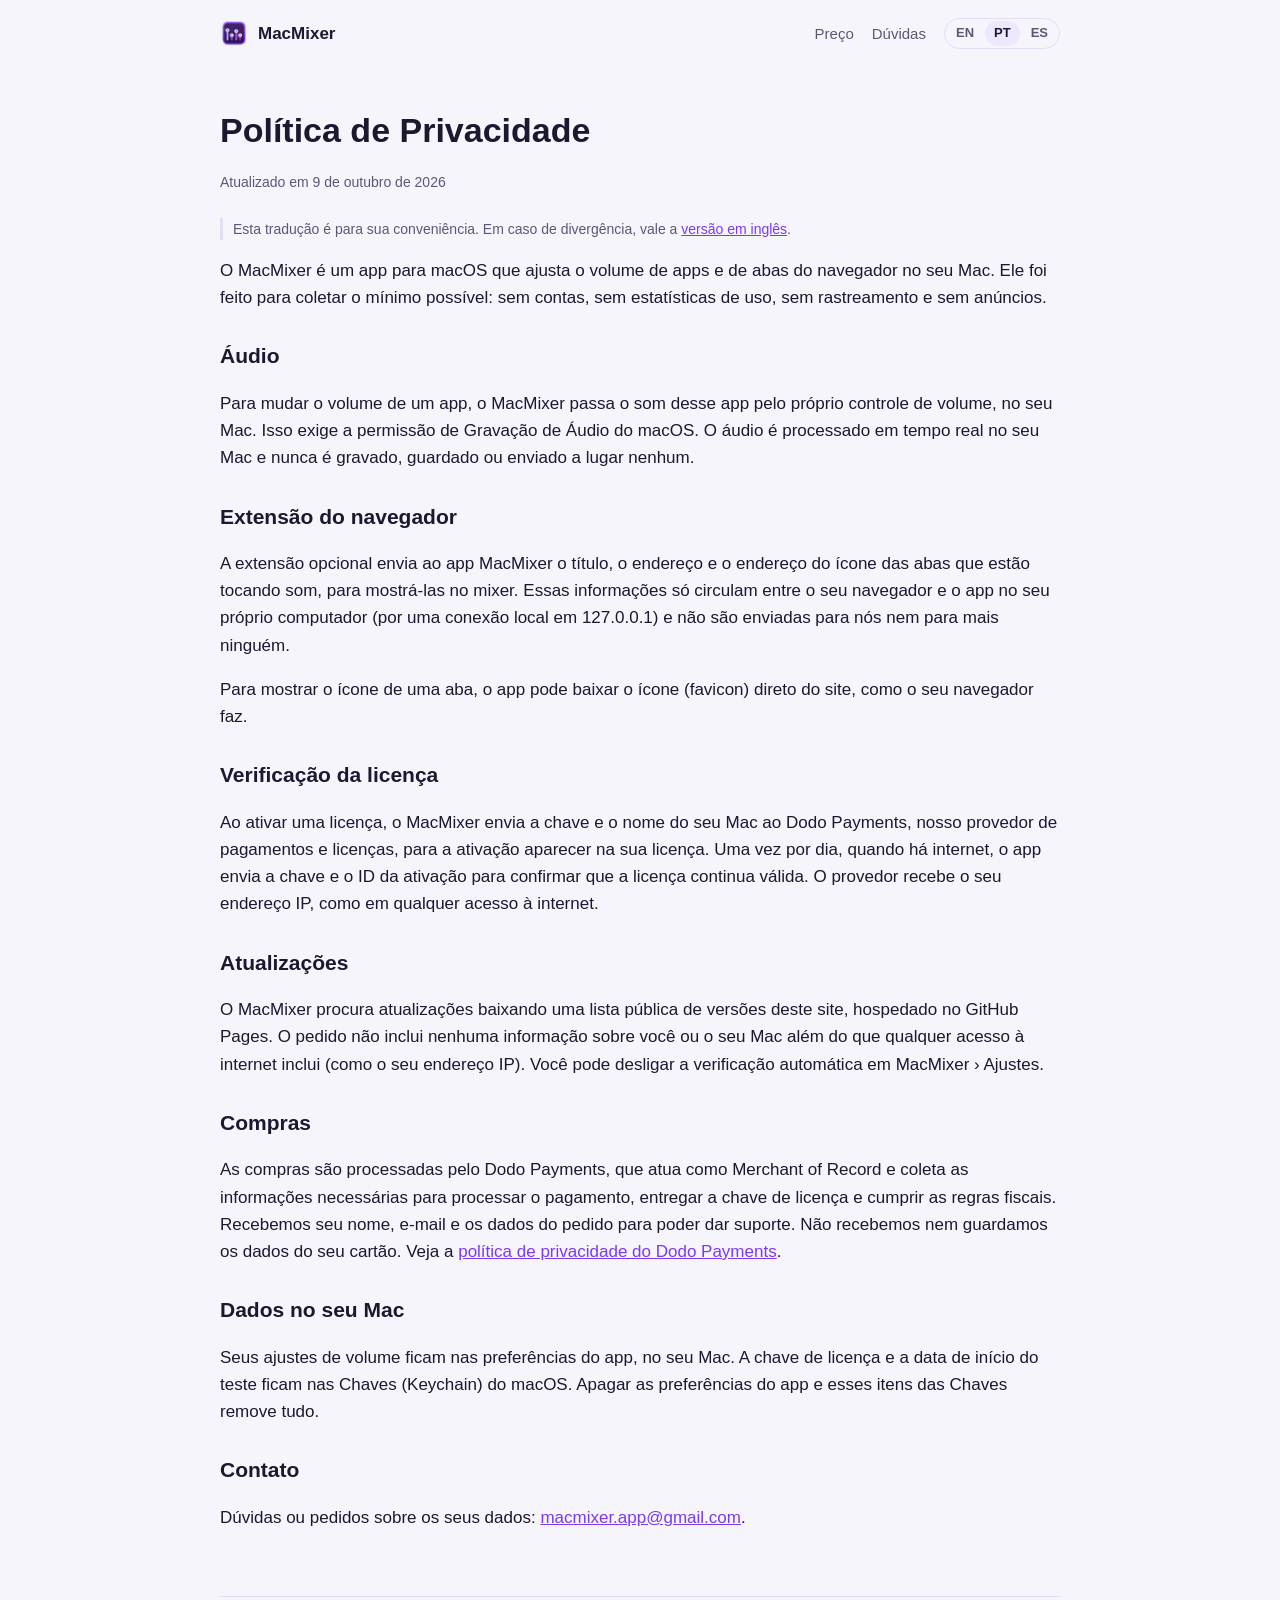
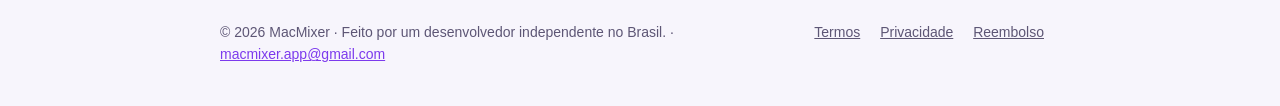
<file: pt/privacy.html>
<!doctype html>
<html lang="pt-BR">
<head>
  <meta charset="utf-8">
  <meta name="viewport" content="width=device-width, initial-scale=1">
  <title>Política de Privacidade · MacMixer</title>
  <meta name="description" content="Política de Privacidade · MacMixer: App de barra de menus para macOS 15+">
  <link rel="canonical" href="https://macmixer-app.github.io/pt/privacy.html">
  <meta property="og:type" content="website">
  <meta property="og:site_name" content="MacMixer">
  <meta property="og:title" content="Política de Privacidade · MacMixer">
  <meta property="og:description" content="Política de Privacidade · MacMixer: App de barra de menus para macOS 15+">
  <meta property="og:url" content="https://macmixer-app.github.io/pt/privacy.html">
  <meta property="og:image" content="https://macmixer-app.github.io/assets/og-pt.png">
  <meta property="og:image:width" content="1200">
  <meta property="og:image:height" content="630">
  <meta property="og:locale" content="pt_BR">
  <meta name="twitter:card" content="summary_large_image">
  <link rel="alternate" hreflang="en" href="https://macmixer-app.github.io/privacy.html">
  <link rel="alternate" hreflang="pt-BR" href="https://macmixer-app.github.io/pt/privacy.html">
  <link rel="alternate" hreflang="es" href="https://macmixer-app.github.io/es/privacy.html">
  <link rel="alternate" hreflang="x-default" href="https://macmixer-app.github.io/privacy.html">
  <link rel="icon" type="image/png" sizes="32x32" href="../assets/favicon-32.png">
  <link rel="icon" type="image/png" sizes="64x64" href="../assets/favicon-64.png">
  <link rel="apple-touch-icon" href="../assets/icon-512.png">
  <link rel="stylesheet" href="../assets/style.css">
  
</head>
<body>
  <div class="wrap">
    <header class="top">
      <a class="brand" href="../pt/"><img src="../assets/favicon-64.png" alt="">MacMixer</a>
      <div class="right">
        <nav class="sections"><a href="../pt/#pricing">Preço</a><a href="../pt/#faq">Dúvidas</a></nav>
        <nav class="lang" aria-label="Language"><a href="../privacy.html" data-lang="en" hreflang="en">EN</a><a href="../pt/privacy.html" data-lang="pt" hreflang="pt-BR" aria-current="true">PT</a><a href="../es/privacy.html" data-lang="es" hreflang="es">ES</a></nav>
      </div>
    </header>
    <main class="doc">
      <h1>Política de Privacidade</h1>
      <p class="updated">Atualizado em 9 de outubro de 2026</p>
      <p class="translation-note">Esta tradução é para sua conveniência. Em caso de divergência, vale a <a href="../privacy.html">versão em inglês</a>.</p>
      <p>O MacMixer é um app para macOS que ajusta o volume de apps e de abas do navegador no seu Mac. Ele foi feito para coletar o mínimo possível: sem contas, sem estatísticas de uso, sem rastreamento e sem anúncios.</p>

      <h2>Áudio</h2>
      <p>Para mudar o volume de um app, o MacMixer passa o som desse app pelo próprio controle de volume, no seu Mac. Isso exige a permissão de Gravação de Áudio do macOS. O áudio é processado em tempo real no seu Mac e nunca é gravado, guardado ou enviado a lugar nenhum.</p>

      <h2>Extensão do navegador</h2>
      <p>A extensão opcional envia ao app MacMixer o título, o endereço e o endereço do ícone das abas que estão tocando som, para mostrá-las no mixer. Essas informações só circulam entre o seu navegador e o app no seu próprio computador (por uma conexão local em 127.0.0.1) e não são enviadas para nós nem para mais ninguém.</p>
      <p>Para mostrar o ícone de uma aba, o app pode baixar o ícone (favicon) direto do site, como o seu navegador faz.</p>

      <h2>Verificação da licença</h2>
      <p>Ao ativar uma licença, o MacMixer envia a chave e o nome do seu Mac ao Dodo Payments, nosso provedor de pagamentos e licenças, para a ativação aparecer na sua licença. Uma vez por dia, quando há internet, o app envia a chave e o ID da ativação para confirmar que a licença continua válida. O provedor recebe o seu endereço IP, como em qualquer acesso à internet.</p>

      <h2>Atualizações</h2>
      <p>O MacMixer procura atualizações baixando uma lista pública de versões deste site, hospedado no GitHub Pages. O pedido não inclui nenhuma informação sobre você ou o seu Mac além do que qualquer acesso à internet inclui (como o seu endereço IP). Você pode desligar a verificação automática em MacMixer › Ajustes.</p>

      <h2>Compras</h2>
      <p>As compras são processadas pelo Dodo Payments, que atua como Merchant of Record e coleta as informações necessárias para processar o pagamento, entregar a chave de licença e cumprir as regras fiscais. Recebemos seu nome, e-mail e os dados do pedido para poder dar suporte. Não recebemos nem guardamos os dados do seu cartão. Veja a <a href="https://dodopayments.com/privacy-policy">política de privacidade do Dodo Payments</a>.</p>

      <h2>Dados no seu Mac</h2>
      <p>Seus ajustes de volume ficam nas preferências do app, no seu Mac. A chave de licença e a data de início do teste ficam nas Chaves (Keychain) do macOS. Apagar as preferências do app e esses itens das Chaves remove tudo.</p>

      <h2>Contato</h2>
      <p>Dúvidas ou pedidos sobre os seus dados: <a href="mailto:macmixer.app@gmail.com">macmixer.app@gmail.com</a>.</p>
    </main>
    <footer>
      <span>© 2026 MacMixer · Feito por um desenvolvedor independente no Brasil. · <a href="mailto:macmixer.app@gmail.com">macmixer.app@gmail.com</a></span>
      <nav>
        <a href="terms.html">Termos</a>
        <a href="privacy.html">Privacidade</a>
        <a href="refund.html">Reembolso</a>
      </nav>
    </footer>
  </div>
  <script>
    document.querySelectorAll("nav.lang a").forEach(function (link) {
      link.addEventListener("click", function () {
        try { localStorage.setItem("lang", link.dataset.lang); } catch (e) {}
      });
    });
  </script>
</body>
</html>
</file>
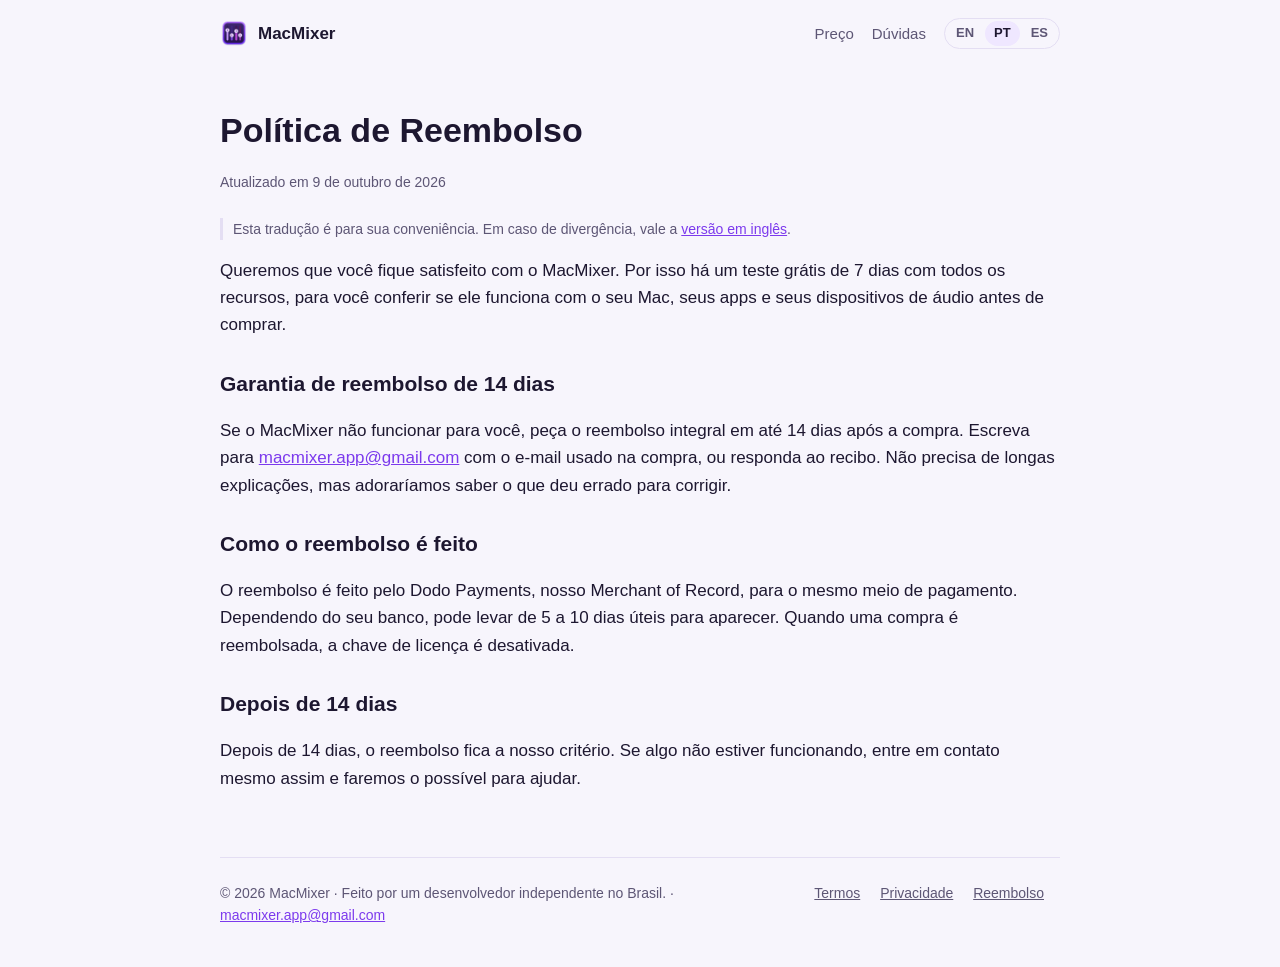
<file: pt/refund.html>
<!doctype html>
<html lang="pt-BR">
<head>
  <meta charset="utf-8">
  <meta name="viewport" content="width=device-width, initial-scale=1">
  <title>Política de Reembolso · MacMixer</title>
  <meta name="description" content="Política de Reembolso · MacMixer: App de barra de menus para macOS 15+">
  <link rel="canonical" href="https://macmixer-app.github.io/pt/refund.html">
  <meta property="og:type" content="website">
  <meta property="og:site_name" content="MacMixer">
  <meta property="og:title" content="Política de Reembolso · MacMixer">
  <meta property="og:description" content="Política de Reembolso · MacMixer: App de barra de menus para macOS 15+">
  <meta property="og:url" content="https://macmixer-app.github.io/pt/refund.html">
  <meta property="og:image" content="https://macmixer-app.github.io/assets/og-pt.png">
  <meta property="og:image:width" content="1200">
  <meta property="og:image:height" content="630">
  <meta property="og:locale" content="pt_BR">
  <meta name="twitter:card" content="summary_large_image">
  <link rel="alternate" hreflang="en" href="https://macmixer-app.github.io/refund.html">
  <link rel="alternate" hreflang="pt-BR" href="https://macmixer-app.github.io/pt/refund.html">
  <link rel="alternate" hreflang="es" href="https://macmixer-app.github.io/es/refund.html">
  <link rel="alternate" hreflang="x-default" href="https://macmixer-app.github.io/refund.html">
  <link rel="icon" type="image/png" sizes="32x32" href="../assets/favicon-32.png">
  <link rel="icon" type="image/png" sizes="64x64" href="../assets/favicon-64.png">
  <link rel="apple-touch-icon" href="../assets/icon-512.png">
  <link rel="stylesheet" href="../assets/style.css">
  
</head>
<body>
  <div class="wrap">
    <header class="top">
      <a class="brand" href="../pt/"><img src="../assets/favicon-64.png" alt="">MacMixer</a>
      <div class="right">
        <nav class="sections"><a href="../pt/#pricing">Preço</a><a href="../pt/#faq">Dúvidas</a></nav>
        <nav class="lang" aria-label="Language"><a href="../refund.html" data-lang="en" hreflang="en">EN</a><a href="../pt/refund.html" data-lang="pt" hreflang="pt-BR" aria-current="true">PT</a><a href="../es/refund.html" data-lang="es" hreflang="es">ES</a></nav>
      </div>
    </header>
    <main class="doc">
      <h1>Política de Reembolso</h1>
      <p class="updated">Atualizado em 9 de outubro de 2026</p>
      <p class="translation-note">Esta tradução é para sua conveniência. Em caso de divergência, vale a <a href="../refund.html">versão em inglês</a>.</p>
      <p>Queremos que você fique satisfeito com o MacMixer. Por isso há um teste grátis de 7 dias com todos os recursos, para você conferir se ele funciona com o seu Mac, seus apps e seus dispositivos de áudio antes de comprar.</p>

      <h2>Garantia de reembolso de 14 dias</h2>
      <p>Se o MacMixer não funcionar para você, peça o reembolso integral em até 14 dias após a compra. Escreva para <a href="mailto:macmixer.app@gmail.com">macmixer.app@gmail.com</a> com o e-mail usado na compra, ou responda ao recibo. Não precisa de longas explicações, mas adoraríamos saber o que deu errado para corrigir.</p>

      <h2>Como o reembolso é feito</h2>
      <p>O reembolso é feito pelo Dodo Payments, nosso Merchant of Record, para o mesmo meio de pagamento. Dependendo do seu banco, pode levar de 5 a 10 dias úteis para aparecer. Quando uma compra é reembolsada, a chave de licença é desativada.</p>

      <h2>Depois de 14 dias</h2>
      <p>Depois de 14 dias, o reembolso fica a nosso critério. Se algo não estiver funcionando, entre em contato mesmo assim e faremos o possível para ajudar.</p>
    </main>
    <footer>
      <span>© 2026 MacMixer · Feito por um desenvolvedor independente no Brasil. · <a href="mailto:macmixer.app@gmail.com">macmixer.app@gmail.com</a></span>
      <nav>
        <a href="terms.html">Termos</a>
        <a href="privacy.html">Privacidade</a>
        <a href="refund.html">Reembolso</a>
      </nav>
    </footer>
  </div>
  <script>
    document.querySelectorAll("nav.lang a").forEach(function (link) {
      link.addEventListener("click", function () {
        try { localStorage.setItem("lang", link.dataset.lang); } catch (e) {}
      });
    });
  </script>
</body>
</html>
</file>
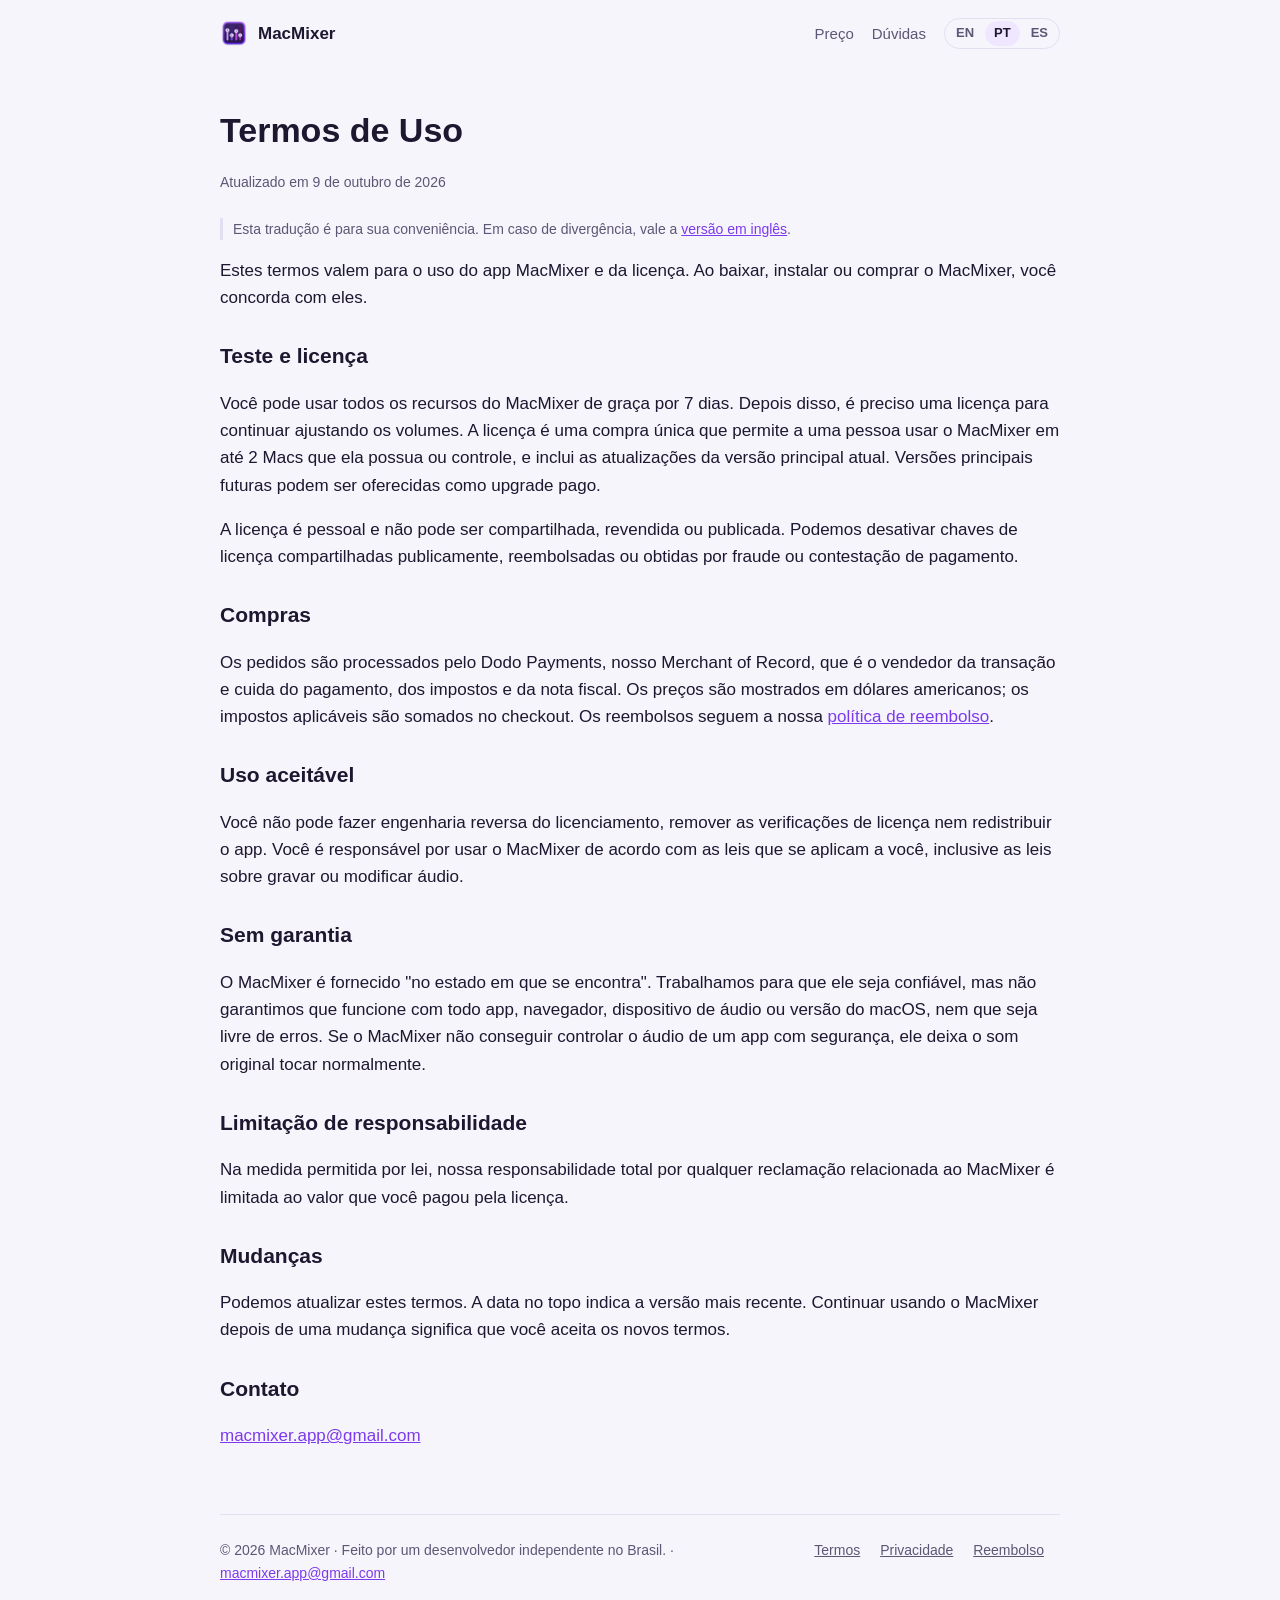
<file: pt/terms.html>
<!doctype html>
<html lang="pt-BR">
<head>
  <meta charset="utf-8">
  <meta name="viewport" content="width=device-width, initial-scale=1">
  <title>Termos de Uso · MacMixer</title>
  <meta name="description" content="Termos de Uso · MacMixer: App de barra de menus para macOS 15+">
  <link rel="canonical" href="https://macmixer-app.github.io/pt/terms.html">
  <meta property="og:type" content="website">
  <meta property="og:site_name" content="MacMixer">
  <meta property="og:title" content="Termos de Uso · MacMixer">
  <meta property="og:description" content="Termos de Uso · MacMixer: App de barra de menus para macOS 15+">
  <meta property="og:url" content="https://macmixer-app.github.io/pt/terms.html">
  <meta property="og:image" content="https://macmixer-app.github.io/assets/og-pt.png">
  <meta property="og:image:width" content="1200">
  <meta property="og:image:height" content="630">
  <meta property="og:locale" content="pt_BR">
  <meta name="twitter:card" content="summary_large_image">
  <link rel="alternate" hreflang="en" href="https://macmixer-app.github.io/terms.html">
  <link rel="alternate" hreflang="pt-BR" href="https://macmixer-app.github.io/pt/terms.html">
  <link rel="alternate" hreflang="es" href="https://macmixer-app.github.io/es/terms.html">
  <link rel="alternate" hreflang="x-default" href="https://macmixer-app.github.io/terms.html">
  <link rel="icon" type="image/png" sizes="32x32" href="../assets/favicon-32.png">
  <link rel="icon" type="image/png" sizes="64x64" href="../assets/favicon-64.png">
  <link rel="apple-touch-icon" href="../assets/icon-512.png">
  <link rel="stylesheet" href="../assets/style.css">
  
</head>
<body>
  <div class="wrap">
    <header class="top">
      <a class="brand" href="../pt/"><img src="../assets/favicon-64.png" alt="">MacMixer</a>
      <div class="right">
        <nav class="sections"><a href="../pt/#pricing">Preço</a><a href="../pt/#faq">Dúvidas</a></nav>
        <nav class="lang" aria-label="Language"><a href="../terms.html" data-lang="en" hreflang="en">EN</a><a href="../pt/terms.html" data-lang="pt" hreflang="pt-BR" aria-current="true">PT</a><a href="../es/terms.html" data-lang="es" hreflang="es">ES</a></nav>
      </div>
    </header>
    <main class="doc">
      <h1>Termos de Uso</h1>
      <p class="updated">Atualizado em 9 de outubro de 2026</p>
      <p class="translation-note">Esta tradução é para sua conveniência. Em caso de divergência, vale a <a href="../terms.html">versão em inglês</a>.</p>
      <p>Estes termos valem para o uso do app MacMixer e da licença. Ao baixar, instalar ou comprar o MacMixer, você concorda com eles.</p>

      <h2>Teste e licença</h2>
      <p>Você pode usar todos os recursos do MacMixer de graça por 7 dias. Depois disso, é preciso uma licença para continuar ajustando os volumes. A licença é uma compra única que permite a uma pessoa usar o MacMixer em até 2 Macs que ela possua ou controle, e inclui as atualizações da versão principal atual. Versões principais futuras podem ser oferecidas como upgrade pago.</p>
      <p>A licença é pessoal e não pode ser compartilhada, revendida ou publicada. Podemos desativar chaves de licença compartilhadas publicamente, reembolsadas ou obtidas por fraude ou contestação de pagamento.</p>

      <h2>Compras</h2>
      <p>Os pedidos são processados pelo Dodo Payments, nosso Merchant of Record, que é o vendedor da transação e cuida do pagamento, dos impostos e da nota fiscal. Os preços são mostrados em dólares americanos; os impostos aplicáveis são somados no checkout. Os reembolsos seguem a nossa <a href="refund.html">política de reembolso</a>.</p>

      <h2>Uso aceitável</h2>
      <p>Você não pode fazer engenharia reversa do licenciamento, remover as verificações de licença nem redistribuir o app. Você é responsável por usar o MacMixer de acordo com as leis que se aplicam a você, inclusive as leis sobre gravar ou modificar áudio.</p>

      <h2>Sem garantia</h2>
      <p>O MacMixer é fornecido "no estado em que se encontra". Trabalhamos para que ele seja confiável, mas não garantimos que funcione com todo app, navegador, dispositivo de áudio ou versão do macOS, nem que seja livre de erros. Se o MacMixer não conseguir controlar o áudio de um app com segurança, ele deixa o som original tocar normalmente.</p>

      <h2>Limitação de responsabilidade</h2>
      <p>Na medida permitida por lei, nossa responsabilidade total por qualquer reclamação relacionada ao MacMixer é limitada ao valor que você pagou pela licença.</p>

      <h2>Mudanças</h2>
      <p>Podemos atualizar estes termos. A data no topo indica a versão mais recente. Continuar usando o MacMixer depois de uma mudança significa que você aceita os novos termos.</p>

      <h2>Contato</h2>
      <p><a href="mailto:macmixer.app@gmail.com">macmixer.app@gmail.com</a></p>
    </main>
    <footer>
      <span>© 2026 MacMixer · Feito por um desenvolvedor independente no Brasil. · <a href="mailto:macmixer.app@gmail.com">macmixer.app@gmail.com</a></span>
      <nav>
        <a href="terms.html">Termos</a>
        <a href="privacy.html">Privacidade</a>
        <a href="refund.html">Reembolso</a>
      </nav>
    </footer>
  </div>
  <script>
    document.querySelectorAll("nav.lang a").forEach(function (link) {
      link.addEventListener("click", function () {
        try { localStorage.setItem("lang", link.dataset.lang); } catch (e) {}
      });
    });
  </script>
</body>
</html>
</file>
<file: assets/style.css>
:root {
  --bg: #f7f5fc;
  --surface: #ffffff;
  --text: #1d1730;
  --muted: #5d5675;
  --line: #e4def3;
  --accent: #7c3aed;
  --accent-strong: #6425d6;
  --accent-soft: #efe7ff;
  --on-accent: #ffffff;
}

@media (prefers-color-scheme: dark) {
  :root {
    --bg: #120d1f;
    --surface: #1c1530;
    --text: #f1edfb;
    --muted: #a99fc4;
    --line: #2e2547;
    --accent: #9b6bff;
    --accent-strong: #b28cff;
    --accent-soft: #2a1f47;
    --on-accent: #120d1f;
  }
}

* { box-sizing: border-box; }

html { -webkit-text-size-adjust: 100%; }

body {
  margin: 0;
  background: var(--bg);
  color: var(--text);
  font: 17px/1.6 -apple-system, BlinkMacSystemFont, "SF Pro Text", "Helvetica Neue", Arial, sans-serif;
}

a { color: var(--accent); }

.wrap { max-width: 880px; margin: 0 auto; padding: 0 20px; }

header.top {
  display: flex; align-items: center; justify-content: space-between;
  padding: 18px 0;
}
header.top a.brand {
  display: flex; align-items: center; gap: 10px;
  color: var(--text); text-decoration: none; font-weight: 600;
}
header.top a.brand img { width: 28px; height: 28px; }
header.top nav a { color: var(--muted); text-decoration: none; margin-left: 18px; font-size: 15px; }
header.top nav a:hover { color: var(--text); }

.hero { text-align: center; padding: 48px 0 32px; }
.hero img.hero-icon { width: 88px; height: 88px; }
.hero .eyebrow { margin: 10px 0 0; color: var(--accent); font-weight: 600; font-size: 15px; letter-spacing: 0.01em; }
.hero h1 { font-size: 44px; line-height: 1.1; margin: 12px 0 10px; letter-spacing: -0.02em; }
.hero p.lead { font-size: 21px; color: var(--muted); max-width: 620px; margin: 0 auto; }

.actions { display: flex; gap: 12px; justify-content: center; flex-wrap: wrap; margin: 28px 0 8px; }
.button {
  display: inline-block; padding: 12px 22px; border-radius: 12px;
  font-weight: 600; text-decoration: none; border: 1px solid transparent;
}
.button.primary { background: var(--accent); color: var(--on-accent); }
.button.primary:hover { background: var(--accent-strong); }
.button.secondary { background: var(--surface); color: var(--text); border-color: var(--line); }
.button.large { padding: 14px 28px; font-size: 18px; }
.button.disabled {
  background: transparent; color: var(--muted); border: 1px dashed var(--line); pointer-events: none;
}
.note { text-align: center; color: var(--muted); font-size: 14px; }

section { padding: 36px 0; border-top: 1px solid var(--line); }
section h2 { font-size: 28px; margin: 0 0 18px; letter-spacing: -0.01em; }

.grid { display: grid; grid-template-columns: repeat(auto-fit, minmax(300px, 1fr)); gap: 16px; }
.card {
  background: var(--surface); border: 1px solid var(--line); border-radius: 16px; padding: 18px 20px;
}
.card h3 { margin: 0 0 6px; font-size: 18px; }
.card p { margin: 0; color: var(--muted); font-size: 16px; }

.price {
  background: var(--surface); border: 1px solid var(--line); border-radius: 20px;
  padding: 28px; text-align: center; max-width: 420px; margin: 0 auto;
}
.price .amount { font-size: 48px; font-weight: 700; letter-spacing: -0.02em; }
.price .amount small { font-size: 18px; color: var(--muted); font-weight: 500; }
.price ul { list-style: none; padding: 0; margin: 16px 0 22px; color: var(--muted); }
.price li { padding: 4px 0; }

details { background: var(--surface); border: 1px solid var(--line); border-radius: 12px; padding: 12px 16px; margin-bottom: 10px; }
details summary { cursor: pointer; font-weight: 600; }
details p { color: var(--muted); margin: 8px 0 0; }

.doc { padding: 24px 0 48px; }
.doc h1 { font-size: 34px; margin: 12px 0 4px; }
.doc .updated { color: var(--muted); font-size: 14px; margin-bottom: 24px; }
.doc h2 { font-size: 21px; margin: 28px 0 8px; }
.doc p, .doc li { color: var(--text); }

footer {
  border-top: 1px solid var(--line); padding: 24px 0 40px;
  color: var(--muted); font-size: 14px;
  display: flex; flex-wrap: wrap; gap: 8px 20px; justify-content: space-between;
}
footer nav a { color: var(--muted); margin-right: 16px; }

@media (max-width: 560px) {
  .hero h1 { font-size: 34px; }
  .hero p.lead { font-size: 18px; }
  header.top nav a { margin-left: 12px; }
}

header.top .right { display: flex; align-items: center; gap: 18px; flex-wrap: wrap; justify-content: flex-end; }
header.top nav.lang { display: flex; gap: 2px; padding: 2px; border: 1px solid var(--line); border-radius: 999px; }
header.top nav.lang a {
  margin: 0; padding: 2px 9px; border-radius: 999px; font-size: 13px; font-weight: 600; color: var(--muted);
}
header.top nav.lang a[aria-current="true"] { background: var(--accent-soft); color: var(--text); }
.doc .translation-note { color: var(--muted); font-size: 14px; border-left: 3px solid var(--line); padding-left: 10px; }

@media (max-width: 560px) {
  header.top { align-items: flex-start; }
  header.top nav.sections { display: none; }
}

.hero .buy-link { margin: 10px 0 0; font-size: 15px; }
.hero .microcopy { margin: 18px auto 0; color: var(--muted); font-size: 14px; max-width: 560px; }
.hero ul.badges { list-style: none; padding: 0; margin: 14px 0 0; display: flex; flex-wrap: wrap; gap: 8px; justify-content: center; }
.hero ul.badges li {
  font-size: 13px; color: var(--muted); background: var(--surface); border: 1px solid var(--line);
  border-radius: 999px; padding: 4px 12px;
}
.hero ul.badges li::before { content: "✓ "; color: var(--accent); font-weight: 700; }
.hero img.screenshot {
  display: block; width: 100%; max-width: 760px; height: auto; margin: 36px auto 0;
  border-radius: 14px; box-shadow: 0 18px 50px rgba(20, 8, 50, 0.35);
}
.mobile-only { display: none; }
html.is-mobile .desktop-only { display: none; }
html.is-mobile .mobile-only { display: block; margin-top: 24px; }
.mobile-text { color: var(--muted); margin: 0 0 12px; }

ol.steps { list-style: none; counter-reset: step; padding: 0; margin: 0; display: grid; gap: 12px; }
ol.steps li {
  counter-increment: step; position: relative; padding: 14px 18px 14px 58px;
  background: var(--surface); border: 1px solid var(--line); border-radius: 14px;
}
ol.steps li::before {
  content: counter(step); position: absolute; left: 16px; top: 50%; transform: translateY(-50%);
  width: 28px; height: 28px; border-radius: 50%; background: var(--accent-soft); color: var(--accent);
  font-weight: 700; display: grid; place-items: center; font-size: 15px;
}

.price .tagline { margin: 2px 0 0; color: var(--muted); }
.price ul { text-align: left; display: inline-block; }
.price ul li { padding-left: 1.6em; text-indent: -1.6em; }
.price ul li::before { content: "✓"; color: var(--accent); font-weight: 700; display: inline-block; width: 1.6em; text-indent: 0; }
.price .try-first { margin: 14px 0 0; font-size: 15px; }
footer span { max-width: 560px; }
@media (max-width: 560px) {
  .price .amount small { display: block; }
}
</file>
